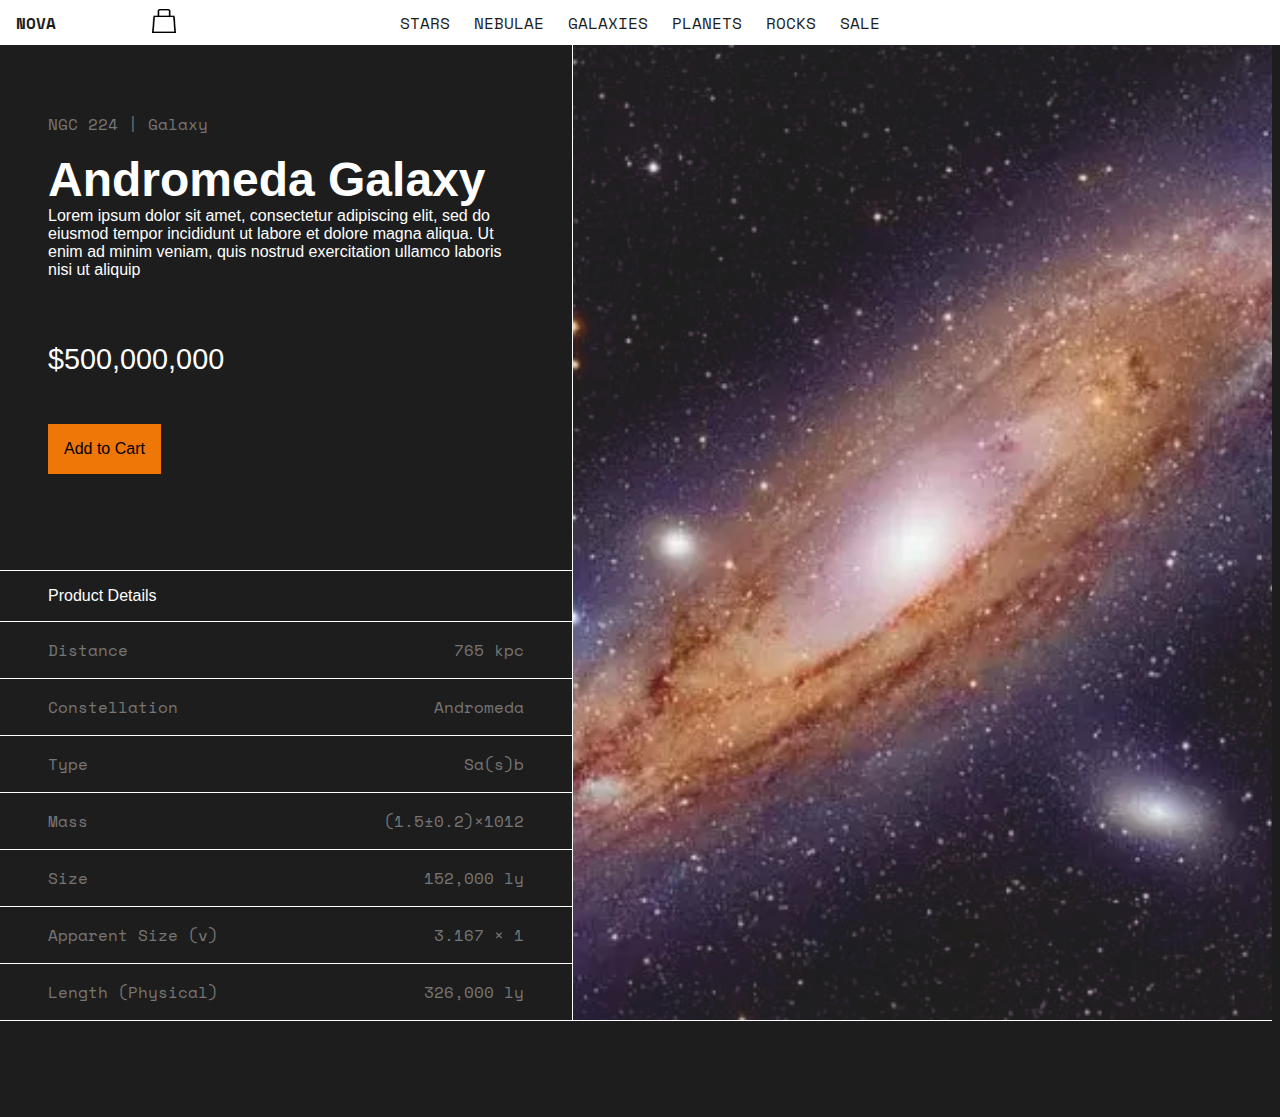
<file: andromeda.html>
<!DOCTYPE html>
<html>

<head>
    <meta charset="utf-8">
    <meta name="viewport" content="width=device-width, initial-scale=1.0">
    <title>Nova Star Shop</title>
    <link href = "main.css" rel="stylesheet">
    <link rel="preconnect" href="https://fonts.googleapis.com">
    <link rel="preconnect" href="https://fonts.gstatic.com" crossorigin>
    <link href="https://fonts.googleapis.com/css2?family=Space+Mono:ital,wght@0,400;0,700;1,400;1,700&display=swap" rel="stylesheet">
</head>

<body>
    <header>

        <div class="website-nav">

            <h1><a href="index.html">Nova</a></h1>

            <div class = "menu">
            <h4><a href="galaxies.html">Stars</a></h4>
            <h4><a href ="nebulae.html">Nebulae</a></h4>
            <h4><a href ="galaxies.html">Galaxies</a></h4>
            <h4><a href ="planets.html">Planets</a></h4>
            <h4><a href ="rocks.html">Rocks</a></h4>
            <h4><a href ="sale.html">Sale</a></h4>
            </div>

            <a href="cart.html"><img src="icons/cart-icon.png" alt="Cart Icon" width="24" height="24"></a>

        </div>
    </header>

    <section>

        <div class="product-info">
        <div class="text-container">

            <div class="product-description">
                <h3>NGC 224 | Galaxy</h3>
                <h7>Andromeda Galaxy</h7>
                <p>Lorem ipsum dolor sit amet, consectetur adipiscing elit, sed do  eiusmod tempor incididunt ut labore et dolore magna aliqua. Ut enim ad  minim veniam, quis nostrud exercitation ullamco laboris nisi ut aliquip</p>
            </div>

            <div class="product-price">
                <h5>$500,000,000</h5>
                <a class="cart-button" href="#">Add to Cart</a>
            </div>

            <div class="product-details">
                <p>Product Details</p>
                
                <div class="border"></div>
                <div class="detail">
                    <h3>Distance</h3>
                    <h3>765 kpc</h3>
                </div>

                <div class="border"></div>
                <div class="detail">
                    <h3>Constellation</h3>
                    <h3>Andromeda</h3>
                </div>

                <div class="border"></div>
                <div class="detail">
                    <h3>Type</h3>
                    <h3>Sa(s)b</h3>
                </div>

                <div class="border"></div>
                <div class="detail">
                    <h3>Mass</h3>
                    <h3>(1.5±0.2)×1012</h3>
                </div>

                <div class="border"></div>
                <div class="detail">
                    <h3>Size</h3>
                    <h3>152,000 ly</h3>
                </div>

                <div class="border"></div>
                <div class="detail">
                    <h3>Apparent Size (v)</h3>
                    <h3>3.167 × 1</h3>
                </div>

                <div class="border"></div>
                <div class="detail">
                    <h3>Length (Physical)</h3>
                    <h3>326,000 ly</h3>
                </div>
            </div>

        </div>

        <div class="image-container">
            <img src="img/Andromeda.png" alt-="Andromeda Galaxy">
        </div>
        </div>


    </section>
    

</body>
</html>
</file>
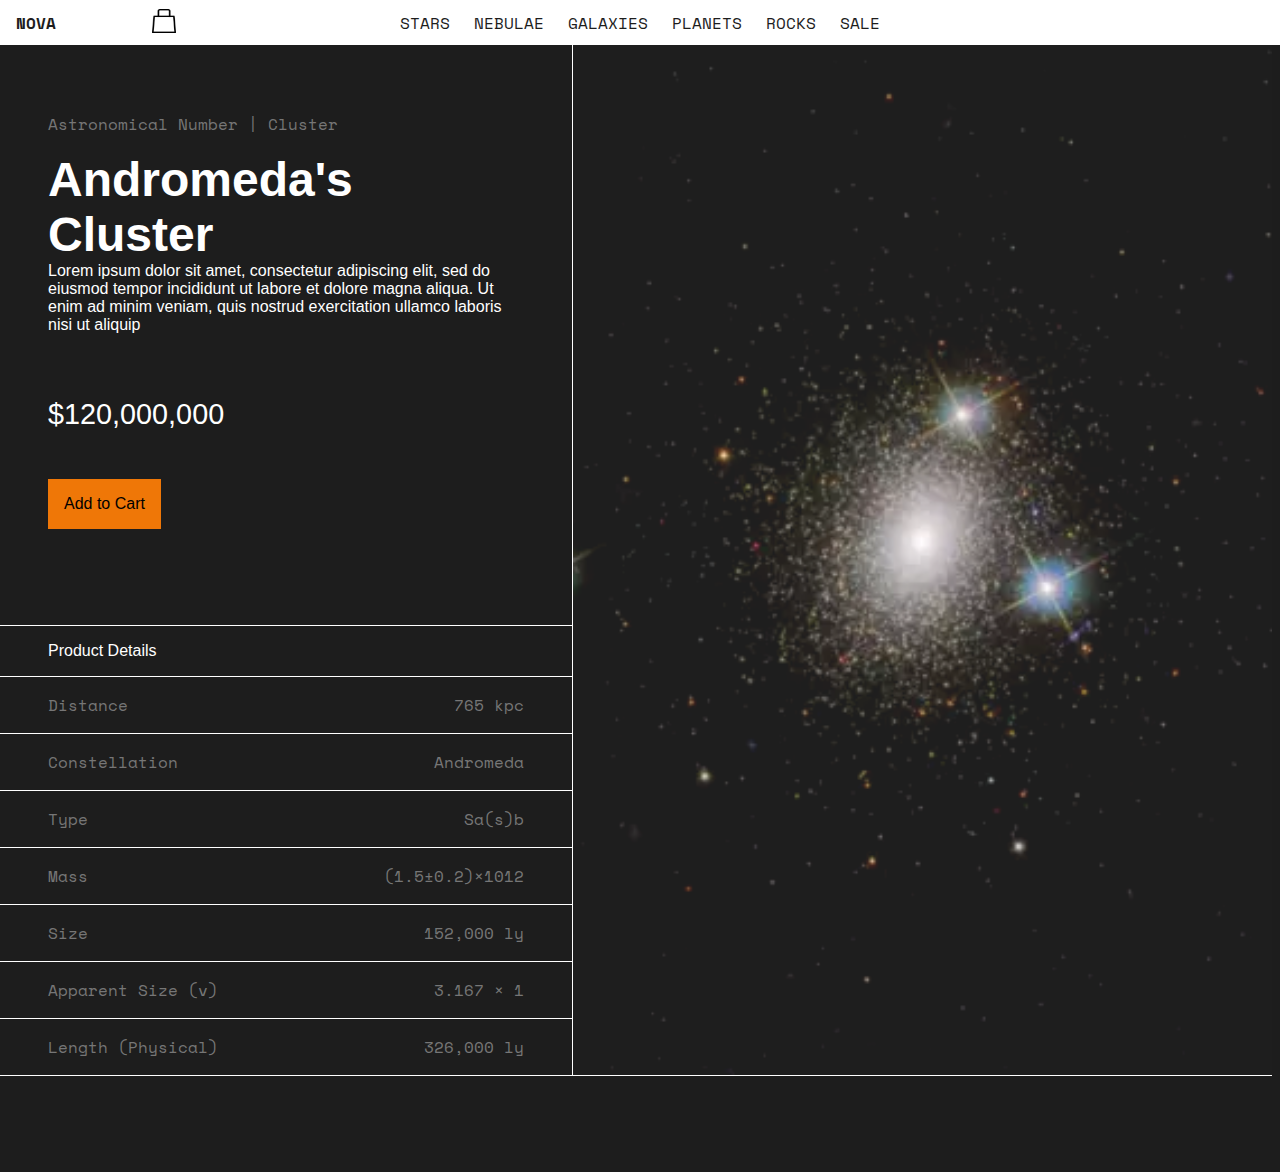
<file: andromedas-cluster.html>
<!DOCTYPE html>
<html>

<head>
    <meta charset="utf-8">
    <meta name="viewport" content="width=device-width, initial-scale=1.0">
    <title>Nova Star Shop</title>
    <link href = "main.css" rel="stylesheet">
    <link rel="preconnect" href="https://fonts.googleapis.com">
    <link rel="preconnect" href="https://fonts.gstatic.com" crossorigin>
    <link href="https://fonts.googleapis.com/css2?family=Space+Mono:ital,wght@0,400;0,700;1,400;1,700&display=swap" rel="stylesheet">
</head>

<body>
    <header>

        <div class="website-nav">

            <h1><a href="index.html">Nova</a></h1>

            <div class = "menu">
            <h4><a href="galaxies.html">Stars</a></h4>
            <h4><a href ="nebulae.html">Nebulae</a></h4>
            <h4><a href ="galaxies.html">Galaxies</a></h4>
            <h4><a href ="planets.html">Planets</a></h4>
            <h4><a href ="rocks.html">Rocks</a></h4>
            <h4><a href ="sale.html">Sale</a></h4>
            </div>
           
            <a href="cart.html"><img src="icons/cart-icon.png" alt="Cart Icon" width="24" height="24"></a>

        </div>
    </header>

    <section>

        <div class="product-info">
        <div class="text-container">

            <div class="product-description">
                <h3>Astronomical Number | Cluster</h3>
                <h7>Andromeda's Cluster</h7>
                <p>Lorem ipsum dolor sit amet, consectetur adipiscing elit, sed do  eiusmod tempor incididunt ut labore et dolore magna aliqua. Ut enim ad  minim veniam, quis nostrud exercitation ullamco laboris nisi ut aliquip</p>
            </div>

            <div class="product-price">
                <h5>$120,000,000</h5>
                <a class="cart-button" href="#">Add to Cart</a>
            </div>

            <div class="product-details">
                <p>Product Details</p>
                
                <div class="border"></div>
                <div class="detail">
                    <h3>Distance</h3>
                    <h3>765 kpc</h3>
                </div>

                <div class="border"></div>
                <div class="detail">
                    <h3>Constellation</h3>
                    <h3>Andromeda</h3>
                </div>

                <div class="border"></div>
                <div class="detail">
                    <h3>Type</h3>
                    <h3>Sa(s)b</h3>
                </div>

                <div class="border"></div>
                <div class="detail">
                    <h3>Mass</h3>
                    <h3>(1.5±0.2)×1012</h3>
                </div>

                <div class="border"></div>
                <div class="detail">
                    <h3>Size</h3>
                    <h3>152,000 ly</h3>
                </div>

                <div class="border"></div>
                <div class="detail">
                    <h3>Apparent Size (v)</h3>
                    <h3>3.167 × 1</h3>
                </div>

                <div class="border"></div>
                <div class="detail">
                    <h3>Length (Physical)</h3>
                    <h3>326,000 ly</h3>
                </div>
            </div>

        </div>

        <div class="image-container">
            <img src="img/andromedas_cluster.png" alt-="Andromeda's Cluster Galaxy">
        </div>
        </div>


    </section>
    

</body>
</html>
</file>
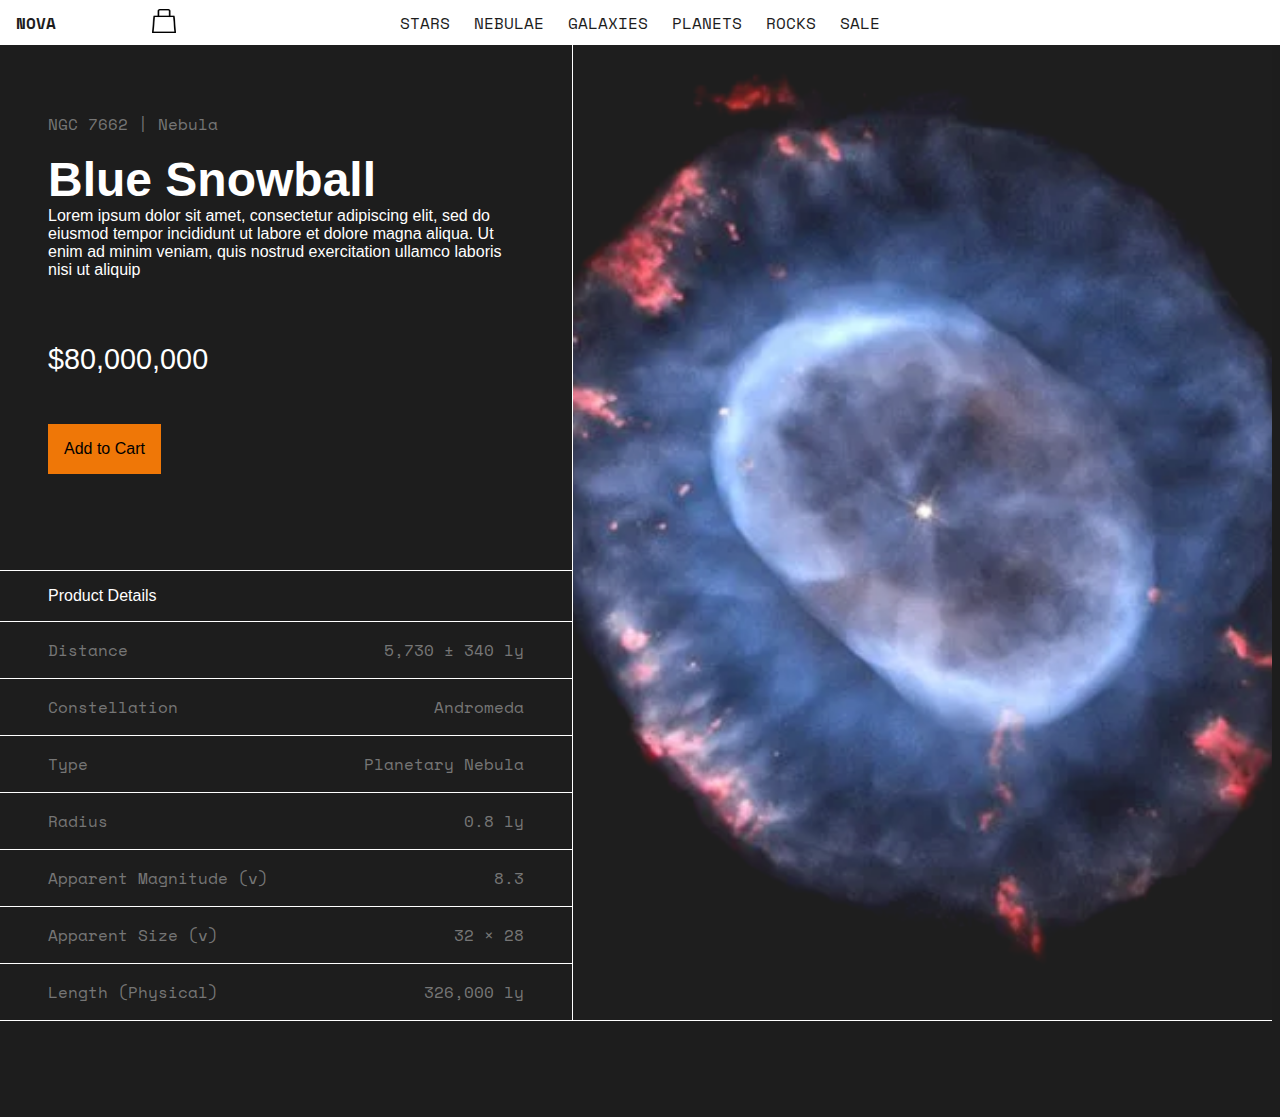
<file: blue-snowball.html>
<!DOCTYPE html>
<html>

<head>
    <meta charset="utf-8">
    <meta name="viewport" content="width=device-width, initial-scale=1.0">
    <title>Nova Star Shop</title>
    <link href = "main.css" rel="stylesheet">
    <link rel="preconnect" href="https://fonts.googleapis.com">
    <link rel="preconnect" href="https://fonts.gstatic.com" crossorigin>
    <link href="https://fonts.googleapis.com/css2?family=Space+Mono:ital,wght@0,400;0,700;1,400;1,700&display=swap" rel="stylesheet">
</head>

<body>
    <header>

        <div class="website-nav">

            <h1><a href="index.html">Nova</a></h1>

            <div class = "menu">
            <h4><a href="galaxies.html">Stars</a></h4>
            <h4><a href ="nebulae.html">Nebulae</a></h4>
            <h4><a href ="galaxies.html">Galaxies</a></h4>
            <h4><a href ="planets.html">Planets</a></h4>
            <h4><a href ="rocks.html">Rocks</a></h4>
            <h4><a href ="sale.html">Sale</a></h4>
            </div>

             <a href="cart.html"><img src="icons/cart-icon.png" alt="Cart Icon" width="24" height="24"></a>

        </div>
    </header>

    <section>

        <div class="product-info">
        <div class="text-container">

            <div class="product-description">
                <h3>NGC 7662 | Nebula</h3>
                <h7>Blue Snowball</h7>
                <p>Lorem ipsum dolor sit amet, consectetur adipiscing elit, sed do  eiusmod tempor incididunt ut labore et dolore magna aliqua. Ut enim ad  minim veniam, quis nostrud exercitation ullamco laboris nisi ut aliquip</p>
            </div>

            <div class="product-price">
                <h5>$80,000,000</h5>
                <a class="cart-button" href="#">Add to Cart</a>
            </div>

            <div class="product-details">
                <p>Product Details</p>
                
                <div class="border"></div>
                <div class="detail">
                    <h3>Distance</h3>
                    <h3>5,730 ± 340 ly</h3>
                </div>

                <div class="border"></div>
                <div class="detail">
                    <h3>Constellation</h3>
                    <h3>Andromeda</h3>
                </div>

                <div class="border"></div>
                <div class="detail">
                    <h3>Type</h3>
                    <h3>Planetary Nebula</h3>
                </div>

                <div class="border"></div>
                <div class="detail">
                    <h3>Radius</h3>
                    <h3>0.8 ly</h3>
                </div>

                <div class="border"></div>
                <div class="detail">
                    <h3>Apparent Magnitude (v)</h3>
                    <h3>8.3</h3>
                </div>

                <div class="border"></div>
                <div class="detail">
                    <h3>Apparent Size (v)</h3>
                    <h3>32 × 28</h3>
                </div>

                <div class="border"></div>
                <div class="detail">
                    <h3>Length (Physical)</h3>
                    <h3>326,000 ly</h3>
                </div>
            </div>

        </div>

        <div class="image-container">
            <img src="img/blue_snowball.png" alt-="Blue Snowball Nebula">
        </div>
        </div>


    </section>
    

</body>
</html>
</file>
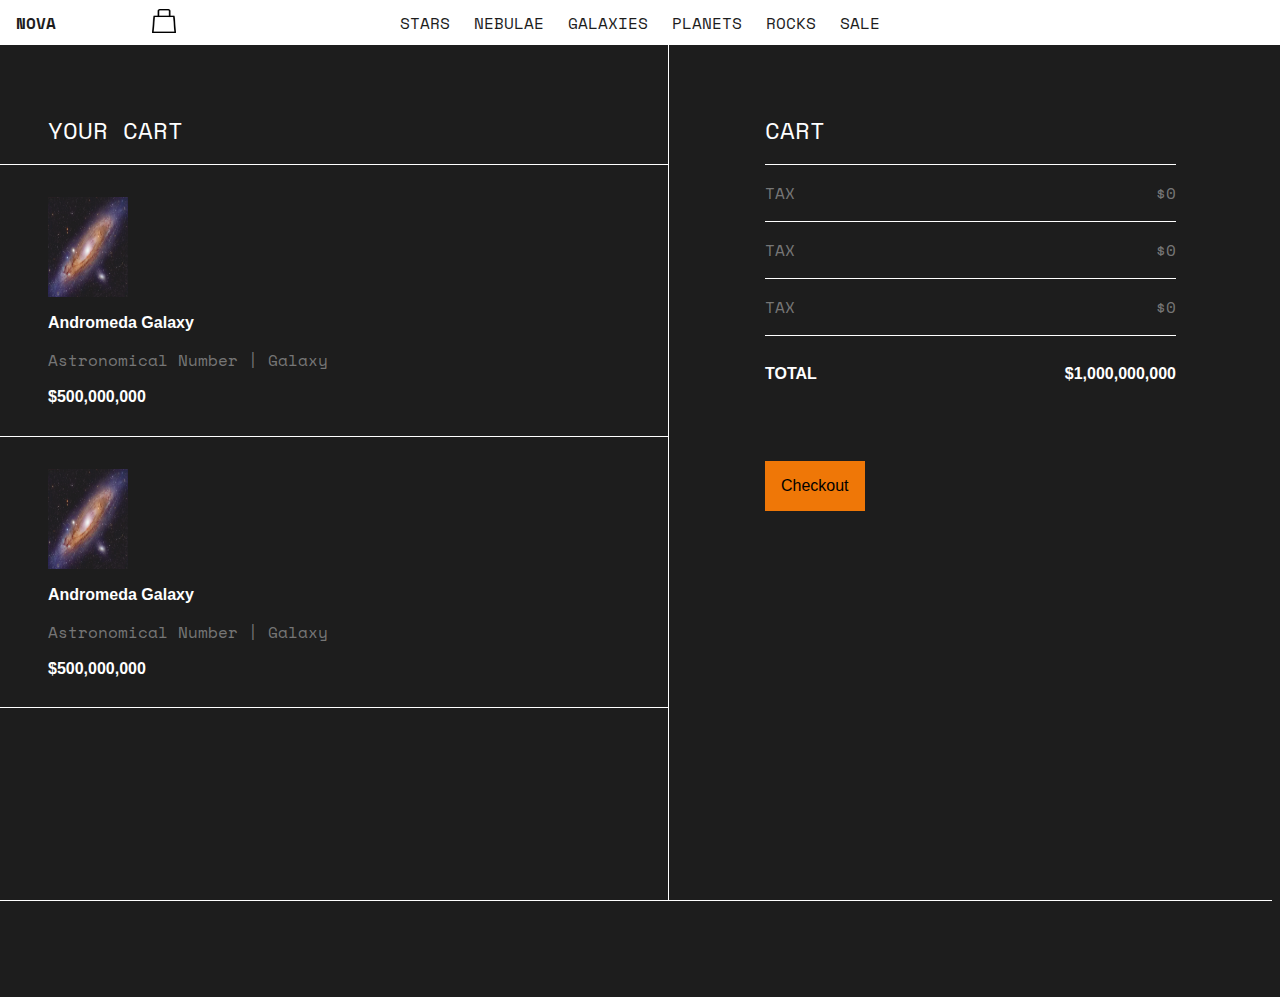
<file: cart.html>
<!DOCTYPE html>
<html>

<head>
    <meta charset="utf-8">
    <meta name="viewport" content="width=device-width, initial-scale=1.0">
    <title>Nova Star Shop</title>
    <link href = "main.css" rel="stylesheet">
    <link rel="preconnect" href="https://fonts.googleapis.com">
    <link rel="preconnect" href="https://fonts.gstatic.com" crossorigin>
    <link href="https://fonts.googleapis.com/css2?family=Space+Mono:ital,wght@0,400;0,700;1,400;1,700&display=swap" rel="stylesheet">
</head>

<body>
    <header>

        <div class="website-nav">

            <h1><a href="index.html">Nova</a></h1>

            <div class = "menu">
            <h4><a href="stars.html">Stars</a></h4>
            <h4><a href ="nebulae.html">Nebulae</a></h4>
            <h4><a href ="galaxies.html">Galaxies</a></h4>
            <h4><a href ="planets.html">Planets</a></h4>
            <h4><a href ="rocks.html">Rocks</a></h4>
            <h4><a href ="sale.html">Sale</a></h4>
            </div>

            <a href="cart.html"><img src="icons/cart-icon.png" alt="Cart Icon" width="24" height="24"></a>

        </div>
    </header>

    <section>

        <div class="cart-info">

        <div class="cart-listing">                
            <h4 class="listing-header">Your Cart</h4>
            <div>
                <div class="border"></div> 

                <div class="cart-item">
                    <img src="img/Andromeda.png" alt="Andromeda" width="80" height="100">
                    <h2>Andromeda Galaxy</h2>
                    <h3>Astronomical Number | Galaxy</h3>
                    <h2>$500,000,000</h2>
                </div>
                <div class="border"></div>

                <div class="cart-item">
                    <img src="img/Andromeda.png" alt="Andromeda" width="80" height="100">
                    <h2>Andromeda Galaxy</h2>
                    <h3>Astronomical Number | Galaxy</h3>
                    <h2>$500,000,000</h2>
                </div>
                <div class="border"></div> 
            </div>
        </div> 
        
        
        <div class="cart-overview">                
            <h4 class="listing-header">Cart</h4>
            <div>
                <div class="border"></div> 
                <div class="cart-detail">
                   <h3>TAX</h3>
                   <h3>$0</h3>
                </div>

                <div class="border"></div> 
                <div class="cart-detail">
                   <h3>TAX</h3>
                   <h3>$0</h3>
                </div>

                <div class="border"></div> 
                <div class="cart-detail">
                   <h3>TAX</h3>
                   <h3>$0</h3>
                </div>

                <div class="border"></div> 
                <div class="cart-detail">
                   <h2>TOTAL</h2>
                   <h2>$1,000,000,000</h2>
                </div>

                <div>
                    <a class="cart-button" href="checkout.html">Checkout</a>
                </div>
            </div>
        </div>
        
        </div>       
       
    </section>
 
</body>
</html>
</file>
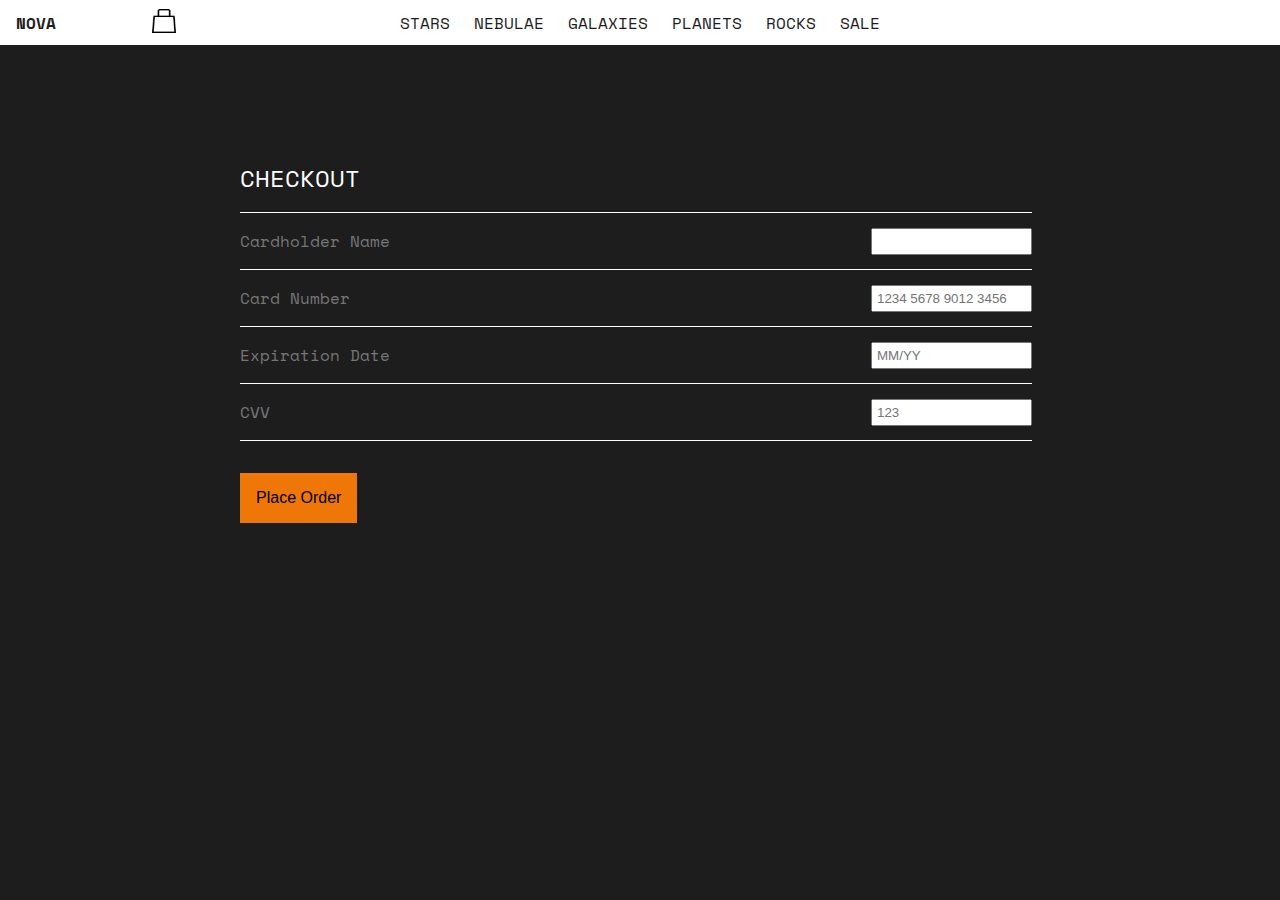
<file: checkout.html>
<!DOCTYPE html>
<html>

<head>
    <meta charset="utf-8">
    <meta name="viewport" content="width=device-width, initial-scale=1.0">
    <title>Nova Star Shop</title>
    <link href = "main.css" rel="stylesheet">
    <link rel="preconnect" href="https://fonts.googleapis.com">
    <link rel="preconnect" href="https://fonts.gstatic.com" crossorigin>
    <link href="https://fonts.googleapis.com/css2?family=Space+Mono:ital,wght@0,400;0,700;1,400;1,700&display=swap" rel="stylesheet">
</head>

<body>
    <header>

        <div class="website-nav">

            <h1><a href="index.html">Nova</a></h1>

            <div class = "menu">
            <h4><a href="stars.html">Stars</a></h4>
            <h4><a href ="nebulae.html">Nebulae</a></h4>
            <h4><a href ="galaxies.html">Galaxies</a></h4>
            <h4><a href ="planets.html">Planets</a></h4>
            <h4><a href ="rocks.html">Rocks</a></h4>
            <h4><a href ="sale.html">Sale</a></h4>
            </div>
            
            <a href="cart.html"><img src="icons/cart-icon.png" alt="Cart Icon" width="24" height="24"></a>

        </div>
    </header>

    <section>

        <div class="cart-contents">

            <h4>Checkout</h4>

            <div class="border"></div>

            <div class="card-detail">
                <h3>Cardholder Name</h3>
                <input type="name">
            </div>

            <div class="border"></div>
            
            <div class="card-detail">
                <h3>Card Number</h3>
                <input type="card-number" placeholder="1234 5678 9012 3456">
            </div>

            <div class="border"></div>

            <div class="card-detail">
                <h3>Expiration Date</h3>
                <input type="expiration-date" placeholder="MM/YY">
            </div>

            <div class="border"></div>
            
            <div class="card-detail">
                <h3>CVV</h3>
                <input type="CVV" placeholder="123">
            </div>

            <div class="border"></div>

            <a class="cart-button" href="#">Place Order</a>

        </div>

    </section>
    
    
    <!--
    <footer class="footer">
        <h6>© All Rights Reserved</h6>
    </footer>
    -->


</body>
</html>
</file>
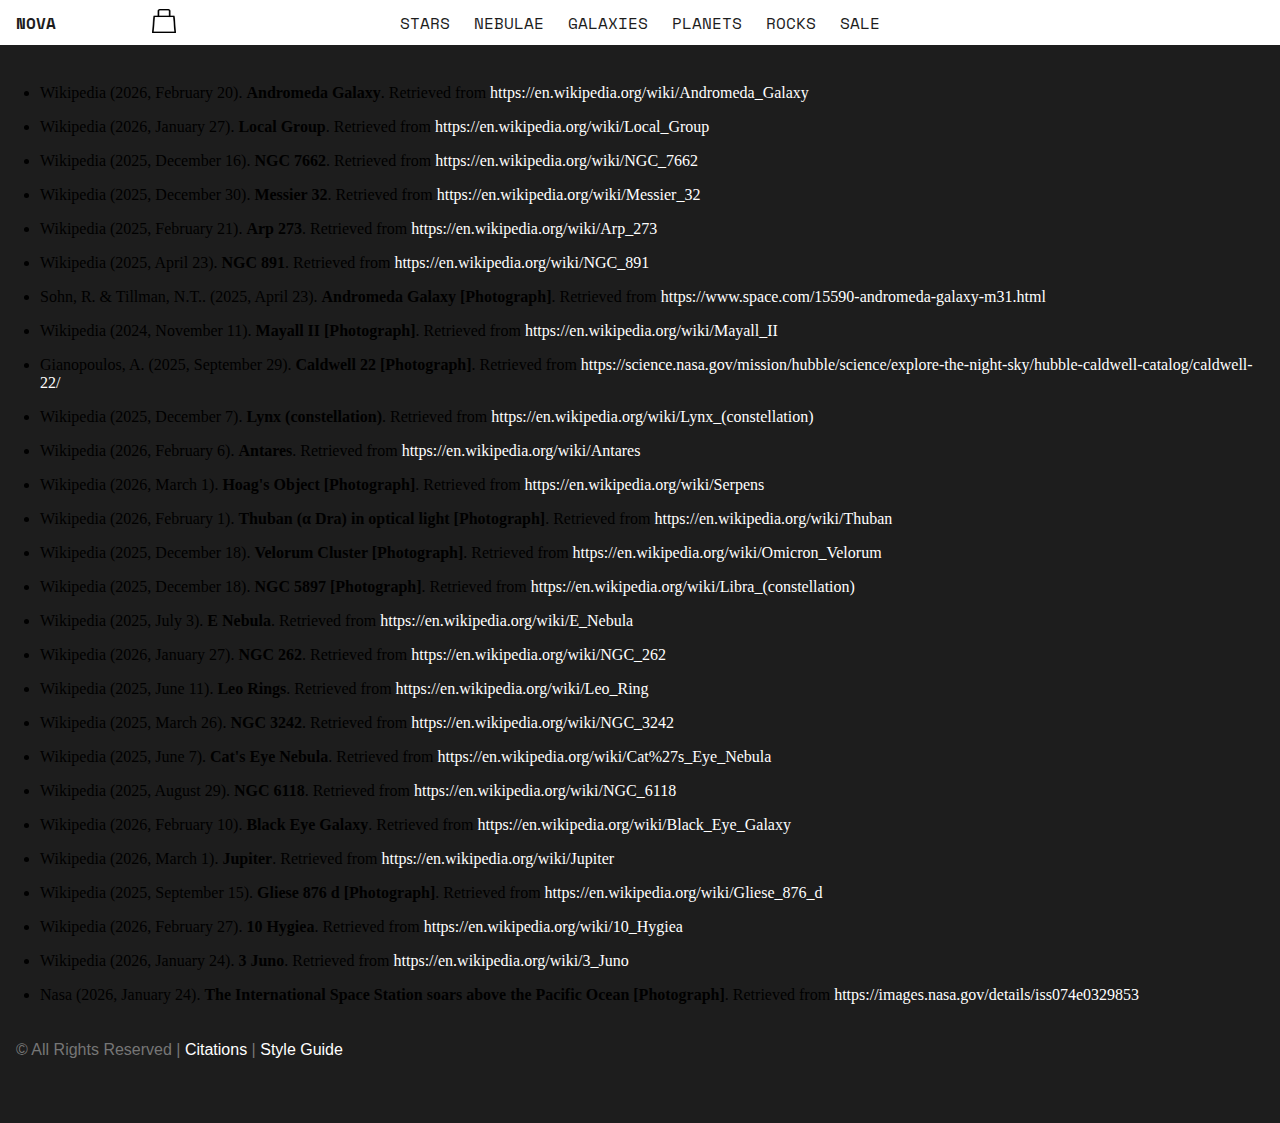
<file: citations.html>
<!DOCTYPE html>
<html lang="en">

<head>
    <meta charset="utf-8">
    <meta name="viewport" content="width=device-width, initial-scale=1.0">
    <title>Nova Star Shop</title>
    <link href = "main.css" rel="stylesheet">
    <link rel="preconnect" href="https://fonts.googleapis.com">
    <link rel="preconnect" href="https://fonts.gstatic.com" crossorigin>
    <link href="https://fonts.googleapis.com/css2?family=Space+Mono:ital,wght@0,400;0,700;1,400;1,700&display=swap" rel="stylesheet">
</head>

<body>
    <header>

        <div class="website-nav">

            <h1><a href="index.html">Nova</a></h1>

            <div class = "menu">
            <h4><a href="stars.html">Stars</a></h4>
            <h4><a href ="nebulae.html">Nebulae</a></h4>
            <h4><a href ="galaxies.html">Galaxies</a></h4>
            <h4><a href ="planets.html">Planets</a></h4>
            <h4><a href ="rocks.html">Rocks</a></h4>
            <h4><a href ="sale.html">Sale</a></h4>
            </div>
            
            <a href="cart.html"><img src="icons/cart-icon.png" alt="Cart Icon" width="24" height="24"></a>

        </div>
    </header>

    <section class="citations">
        <div>
            <h4 class="listing-header">Citations</h4>

            <ul>
                <li>Wikipedia (2026, February 20). <strong>Andromeda Galaxy</strong>. Retrieved from <a href="https://en.wikipedia.org/wiki/Andromeda_Galaxy">https://en.wikipedia.org/wiki/Andromeda_Galaxy</a></li>
            </ul>
            <ul>
                <li>Wikipedia (2026, January 27). <strong>Local Group</strong>. Retrieved from <a href="https://en.wikipedia.org/wiki/Local_Group">https://en.wikipedia.org/wiki/Local_Group</a></li>
            </ul>
            <ul>
                <li>Wikipedia (2025, December 16). <strong>NGC 7662</strong>. Retrieved from <a href="https://en.wikipedia.org/wiki/NGC_7662">https://en.wikipedia.org/wiki/NGC_7662</a></li>
            </ul>
            <ul>
                <li>Wikipedia (2025, December 30). <strong>Messier 32</strong>. Retrieved from <a href="https://en.wikipedia.org/wiki/Messier_32">https://en.wikipedia.org/wiki/Messier_32</a></li>
            </ul>
            <ul>
                <li>Wikipedia (2025, February 21). <strong>Arp 273</strong>. Retrieved from <a href="https://en.wikipedia.org/wiki/Arp_273">https://en.wikipedia.org/wiki/Arp_273</a></li>
            </ul>
            <ul>
                <li>Wikipedia (2025, April 23). <strong>NGC 891</strong>. Retrieved from <a href="https://en.wikipedia.org/wiki/NGC_891">https://en.wikipedia.org/wiki/NGC_891</a></li>
            </ul>
            <ul>
                <li>Sohn, R. & Tillman, N.T.. (2025, April 23). <strong>Andromeda Galaxy [Photograph]</strong>. Retrieved from <a href="https://www.space.com/15590-andromeda-galaxy-m31.html">https://www.space.com/15590-andromeda-galaxy-m31.html</a></li>
            </ul>
            <ul>
                <li>Wikipedia (2024, November 11). <strong>Mayall II [Photograph]</strong>. Retrieved from <a href="https://en.wikipedia.org/wiki/Mayall_II">https://en.wikipedia.org/wiki/Mayall_II</a></li>
            </ul>
            <ul>
                <li>Gianopoulos, A. (2025, September 29). <strong>Caldwell 22 [Photograph]</strong>. Retrieved from <a href="https://science.nasa.gov/mission/hubble/science/explore-the-night-sky/hubble-caldwell-catalog/caldwell-22/">https://science.nasa.gov/mission/hubble/science/explore-the-night-sky/hubble-caldwell-catalog/caldwell-22/</a></li>
            </ul>
            <ul>
                <li>Wikipedia (2025, December 7). <strong>Lynx (constellation)</strong>. Retrieved from <a href="https://en.wikipedia.org/wiki/Lynx_(constellation)">https://en.wikipedia.org/wiki/Lynx_(constellation)</a></li>
            </ul>
            <ul>
                <li>Wikipedia (2026, February 6). <strong>Antares</strong>. Retrieved from <a href="https://en.wikipedia.org/wiki/Antares">https://en.wikipedia.org/wiki/Antares</a></li>
            </ul>
            <ul>
                <li>Wikipedia (2026, March 1). <strong>Hoag's Object [Photograph]</strong>. Retrieved from <a href="https://en.wikipedia.org/wiki/Serpens">https://en.wikipedia.org/wiki/Serpens</a></li>
            </ul>
            <ul>
                <li>Wikipedia (2026, February 1). <strong>Thuban (α Dra) in optical light [Photograph]</strong>. Retrieved from <a href="https://en.wikipedia.org/wiki/Thuban">https://en.wikipedia.org/wiki/Thuban</a></li>
            </ul>
            <ul>
                <li>Wikipedia (2025, December 18). <strong>Velorum Cluster [Photograph]</strong>. Retrieved from <a href="https://en.wikipedia.org/wiki/Omicron_Velorum">https://en.wikipedia.org/wiki/Omicron_Velorum</a></li>
            </ul>
            <ul>
                <li>Wikipedia (2025, December 18). <strong>NGC 5897 [Photograph]</strong>. Retrieved from <a href="https://en.wikipedia.org/wiki/Libra_(constellation)">https://en.wikipedia.org/wiki/Libra_(constellation)</a></li>
            </ul>
            <ul>
                <li>Wikipedia (2025, July 3). <strong>E Nebula</strong>. Retrieved from <a href="https://en.wikipedia.org/wiki/E_Nebula">https://en.wikipedia.org/wiki/E_Nebula</a></li>
            </ul>
            <ul>
                <li>Wikipedia (2026, January 27). <strong>NGC 262</strong>. Retrieved from <a href="https://en.wikipedia.org/wiki/NGC_262">https://en.wikipedia.org/wiki/NGC_262</a></li>
            </ul>
            <ul>
                <li>Wikipedia (2025, June 11). <strong>Leo Rings</strong>. Retrieved from <a href="https://en.wikipedia.org/wiki/Leo_Ring">https://en.wikipedia.org/wiki/Leo_Ring</a></li>
            </ul>
            <ul>
                <li>Wikipedia (2025, March 26). <strong>NGC 3242</strong>. Retrieved from <a href="https://en.wikipedia.org/wiki/NGC_3242">https://en.wikipedia.org/wiki/NGC_3242</a></li>
            </ul>
            <ul>
                <li>Wikipedia (2025, June 7). <strong>Cat's Eye Nebula</strong>. Retrieved from <a href="https://en.wikipedia.org/wiki/Cat%27s_Eye_Nebula">https://en.wikipedia.org/wiki/Cat%27s_Eye_Nebula</a></li>
            </ul>
            <ul>
                <li>Wikipedia (2025, August 29). <strong>NGC 6118</strong>. Retrieved from <a href="https://en.wikipedia.org/wiki/NGC_6118">https://en.wikipedia.org/wiki/NGC_6118</a></li>
            </ul>
            <ul>
                <li>Wikipedia (2026, February 10). <strong>Black Eye Galaxy</strong>. Retrieved from <a href="https://en.wikipedia.org/wiki/Black_Eye_Galaxy">https://en.wikipedia.org/wiki/Black_Eye_Galaxy</a></li>
            </ul>
            <ul>
                <li>Wikipedia (2026, March 1). <strong>Jupiter</strong>. Retrieved from <a href="https://en.wikipedia.org/wiki/Jupiter">https://en.wikipedia.org/wiki/Jupiter</a></li>
            </ul>
            <ul>
                <li>Wikipedia (2025, September 15). <strong>Gliese 876 d [Photograph]</strong>. Retrieved from <a href="https://en.wikipedia.org/wiki/Gliese_876_d">https://en.wikipedia.org/wiki/Gliese_876_d</a></li>
            </ul>
            <ul>
                <li>Wikipedia (2026, February 27). <strong>10 Hygiea</strong>. Retrieved from <a href="https://en.wikipedia.org/wiki/10_Hygiea">https://en.wikipedia.org/wiki/10_Hygiea</a></li>
            </ul>
            <ul>
                <li>Wikipedia (2026, January 24). <strong>3 Juno</strong>. Retrieved from <a href="https://en.wikipedia.org/wiki/3_Juno">https://en.wikipedia.org/wiki/3_Juno</a></li>
            </ul>
            <ul>
                <li>Nasa (2026, January 24). <strong>The International Space Station soars above the Pacific Ocean [Photograph]</strong>. Retrieved from <a href="https://images.nasa.gov/details/iss074e0329853">https://images.nasa.gov/details/iss074e0329853</a></li>
            </ul>
        </div>
    </section>

     <footer class="footer">
        <h6>© All Rights Reserved | <a href="citations.html">Citations</a> | <a href="styleguide.html">Style Guide</a> </h6>
    </footer>

</body>
</html>
</file>
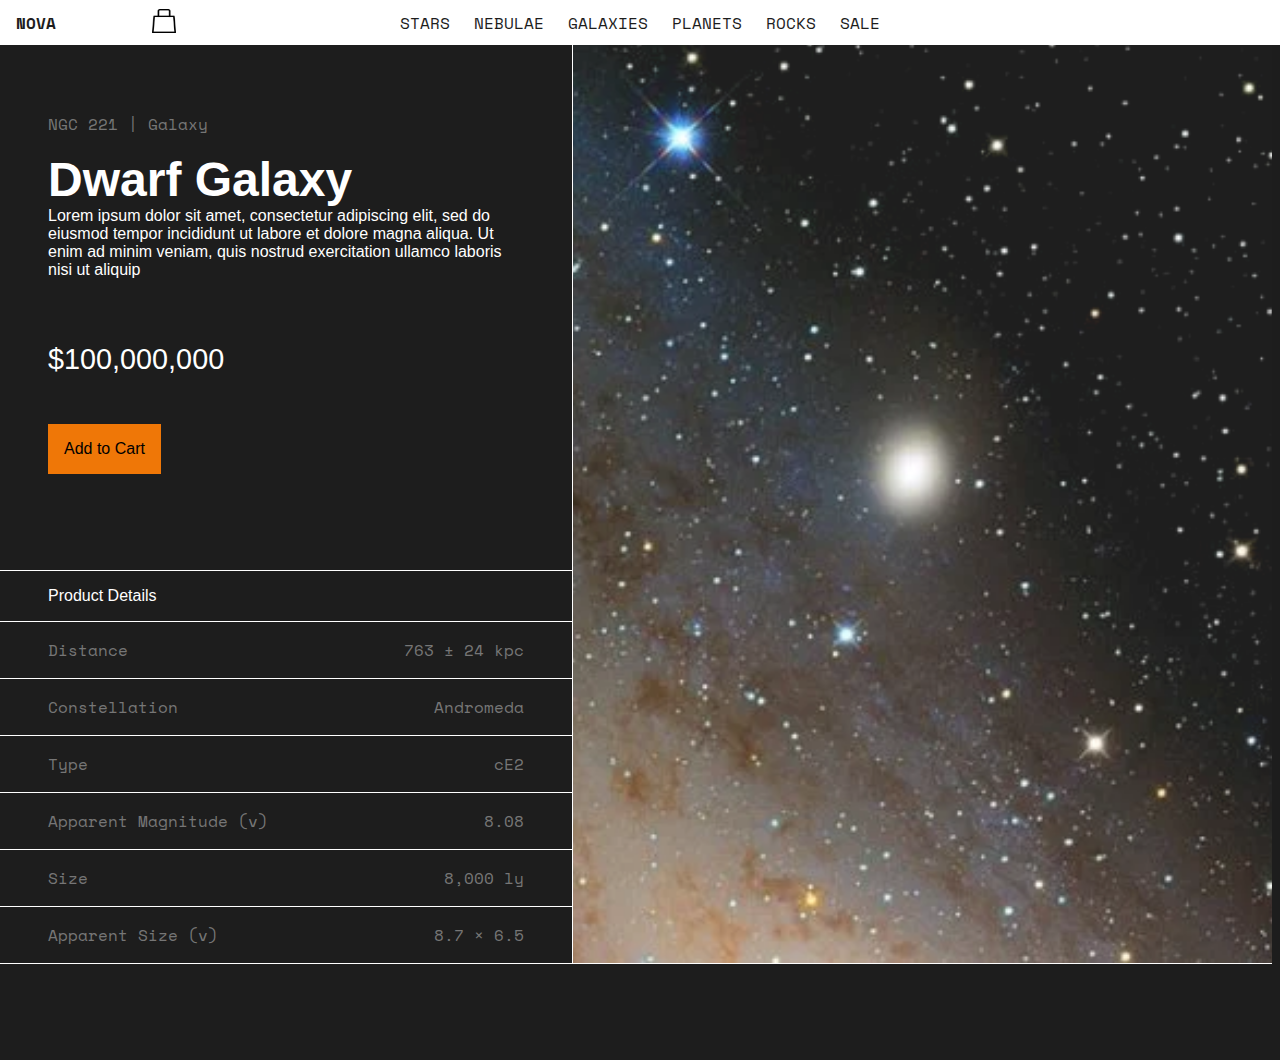
<file: dwarf-galaxy.html>
<!DOCTYPE html>
<html>

<head>
    <meta charset="utf-8">
    <meta name="viewport" content="width=device-width, initial-scale=1.0">
    <title>Nova Star Shop</title>
    <link href = "main.css" rel="stylesheet">
    <link rel="preconnect" href="https://fonts.googleapis.com">
    <link rel="preconnect" href="https://fonts.gstatic.com" crossorigin>
    <link href="https://fonts.googleapis.com/css2?family=Space+Mono:ital,wght@0,400;0,700;1,400;1,700&display=swap" rel="stylesheet">
</head>

<body>
    <header>

        <div class="website-nav">

            <h1><a href="index.html">Nova</a></h1>

            <div class = "menu">
            <h4><a href="galaxies.html">Stars</a></h4>
            <h4><a href ="nebulae.html">Nebulae</a></h4>
            <h4><a href ="galaxies.html">Galaxies</a></h4>
            <h4><a href ="planets.html">Planets</a></h4>
            <h4><a href ="rocks.html">Rocks</a></h4>
            <h4><a href ="sale.html">Sale</a></h4>
            </div>

            <a href="cart.html"><img src="icons/cart-icon.png" alt="Cart Icon" width="24" height="24"></a>

        </div>
    </header>

    <section>

        <div class="product-info">
        <div class="text-container">

            <div class="product-description">
                <h3>NGC 221 | Galaxy</h3>
                <h7>Dwarf Galaxy</h7>
                <p>Lorem ipsum dolor sit amet, consectetur adipiscing elit, sed do  eiusmod tempor incididunt ut labore et dolore magna aliqua. Ut enim ad  minim veniam, quis nostrud exercitation ullamco laboris nisi ut aliquip</p>
            </div>

            <div class="product-price">
                <h5>$100,000,000</h5>
                <a class="cart-button" href="#">Add to Cart</a>
            </div>

            <div class="product-details">
                <p>Product Details</p>
                
                <div class="border"></div>
                <div class="detail">
                    <h3>Distance</h3>
                    <h3>763 ± 24 kpc</h3>
                </div>

                <div class="border"></div>
                <div class="detail">
                    <h3>Constellation</h3>
                    <h3>Andromeda</h3>
                </div>

                <div class="border"></div>
                <div class="detail">
                    <h3>Type</h3>
                    <h3>cE2</h3>
                </div>

                <div class="border"></div>
                <div class="detail">
                    <h3>Apparent Magnitude (v)</h3>
                    <h3>8.08</h3>
                </div>

                <div class="border"></div>
                <div class="detail">
                    <h3>Size</h3>
                    <h3>8,000 ly</h3>
                </div>

                <div class="border"></div>
                <div class="detail">
                    <h3>Apparent Size (v)</h3>
                    <h3>8.7 × 6.5</h3>
                </div>
            </div>

        </div>

        <div class="image-container">
            <img src="img/dwarf_galaxy.png" alt-="Dwarf Galaxy">
        </div>
        </div>


    </section>
    

</body>
</html>
</file>
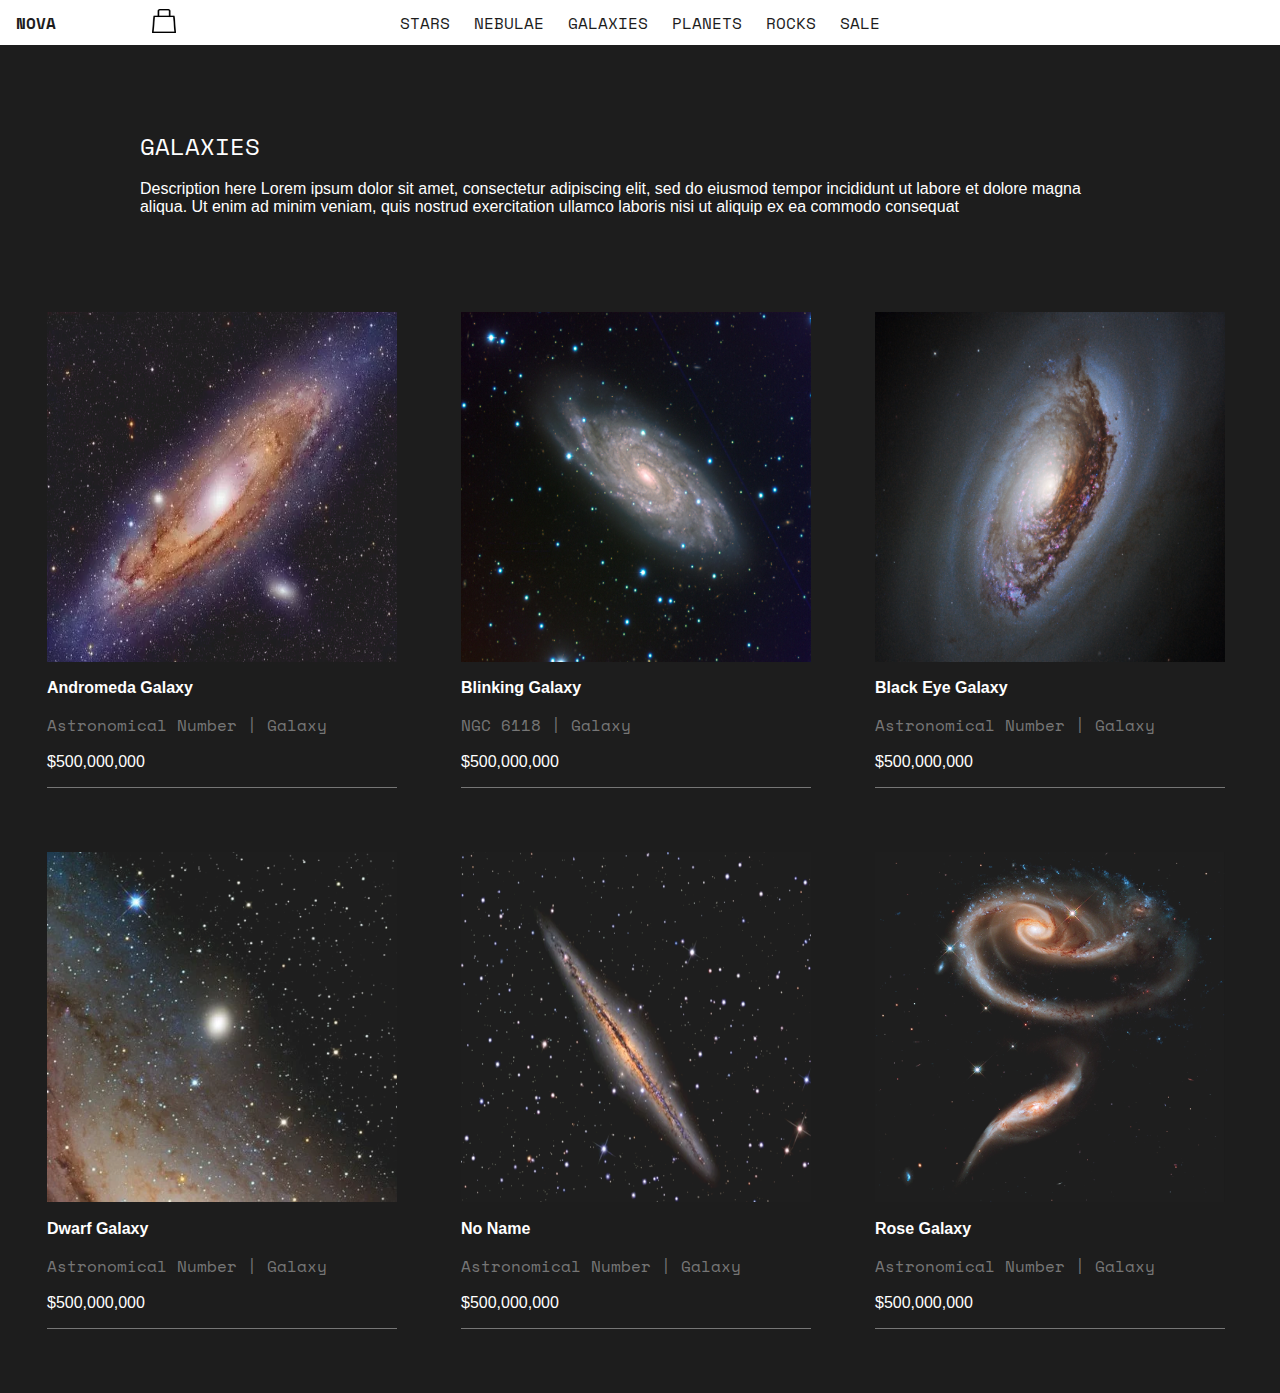
<file: galaxies.html>
<!DOCTYPE html>
<html>

<head>
    <meta charset="utf-8">
    <meta name="viewport" content="width=device-width, initial-scale=1.0">
    <title>Nova Star Shop</title>
    <link href = "main.css" rel="stylesheet">
    <link rel="preconnect" href="https://fonts.googleapis.com">
    <link rel="preconnect" href="https://fonts.gstatic.com" crossorigin>
    <link href="https://fonts.googleapis.com/css2?family=Space+Mono:ital,wght@0,400;0,700;1,400;1,700&display=swap" rel="stylesheet">
</head>

<body>
    <header>

        <div class="website-nav">


            <h1><a href="index.html">Nova</a></h1>
            
            <div class = "menu">
            <h4><a href="stars.html">Stars</a></h4>
            <h4><a href ="nebulae.html">Nebulae</a></h4>
            <h4><a href ="galaxies.html">Galaxies</a></h4>
            <h4><a href ="planets.html">Planets</a></h4>
            <h4><a href ="rocks.html">Rocks</a></h4>
            <h4><a href ="sale.html">Sale</a></h4>
            </div>

            <a href="cart.html"><img src="icons/cart-icon.png" alt="Cart Icon" width="24" height="24"></a>

        </div>
    </header>

        <section>

        <div class="products">

            <div class="listing-header">
            <h4>Galaxies</h4>
             <p> Description here Lorem ipsum dolor sit amet, consectetur adipiscing elit, sed do eiusmod tempor incididunt ut labore et dolore magna aliqua. Ut enim ad minim veniam, quis nostrud exercitation ullamco laboris nisi ut aliquip ex ea commodo consequat</p>
            </div>

            <div class=product-listing>
            <img src="img/Andromeda.png" alt="Andromeda Galaxy" width="350" height="350">
            <h2><a href="andromeda.html">Andromeda Galaxy</a></h2>
            <h3>Astronomical Number | Galaxy</h3>
            <p>$500,000,000</p>
            </div>

            <div class=product-listing>
            <img src="img/blinking_galaxy.jpg" alt="Blinking Galaxy" width="350" height="350">
            <h2>Blinking Galaxy</h2>
            <h3>NGC 6118 | Galaxy</h3>
            <p>$500,000,000</p>
            </div>

            <div class=product-listing>
            <img src="img/black_eye_galaxy.png" alt="Black Eye Galaxy" width="350" height="350">
            <h2>Black Eye Galaxy</h2>
            <h3>Astronomical Number | Galaxy</h3>
            <p>$500,000,000</p>
            </div>

            <div class=product-listing>
            <img src="img/dwarf_galaxy.png" alt="Dwarf Galaxy" width="350" height="350">
            <h2>Dwarf Galaxy</h2>
            <h3>Astronomical Number | Galaxy</h3>
            <p>$500,000,000</p>
            </div>

            <div class=product-listing>
            <img src="img/no_name.png" alt="No Name" width="350" height="350">
            <h2>No Name</h2>
            <h3>Astronomical Number | Galaxy</h3>
            <p>$500,000,000</p>
            </div>

            <div class=product-listing>
            <img src="img/rose_galaxy.png" alt="Rose Galaxy" width="350" height="350">
            <h2>Rose Galaxy</h2>
            <h3>Astronomical Number | Galaxy</h3>
            <p>$500,000,000</p>
            </div>

        </div>

    </section>


</body>
</html>
</file>
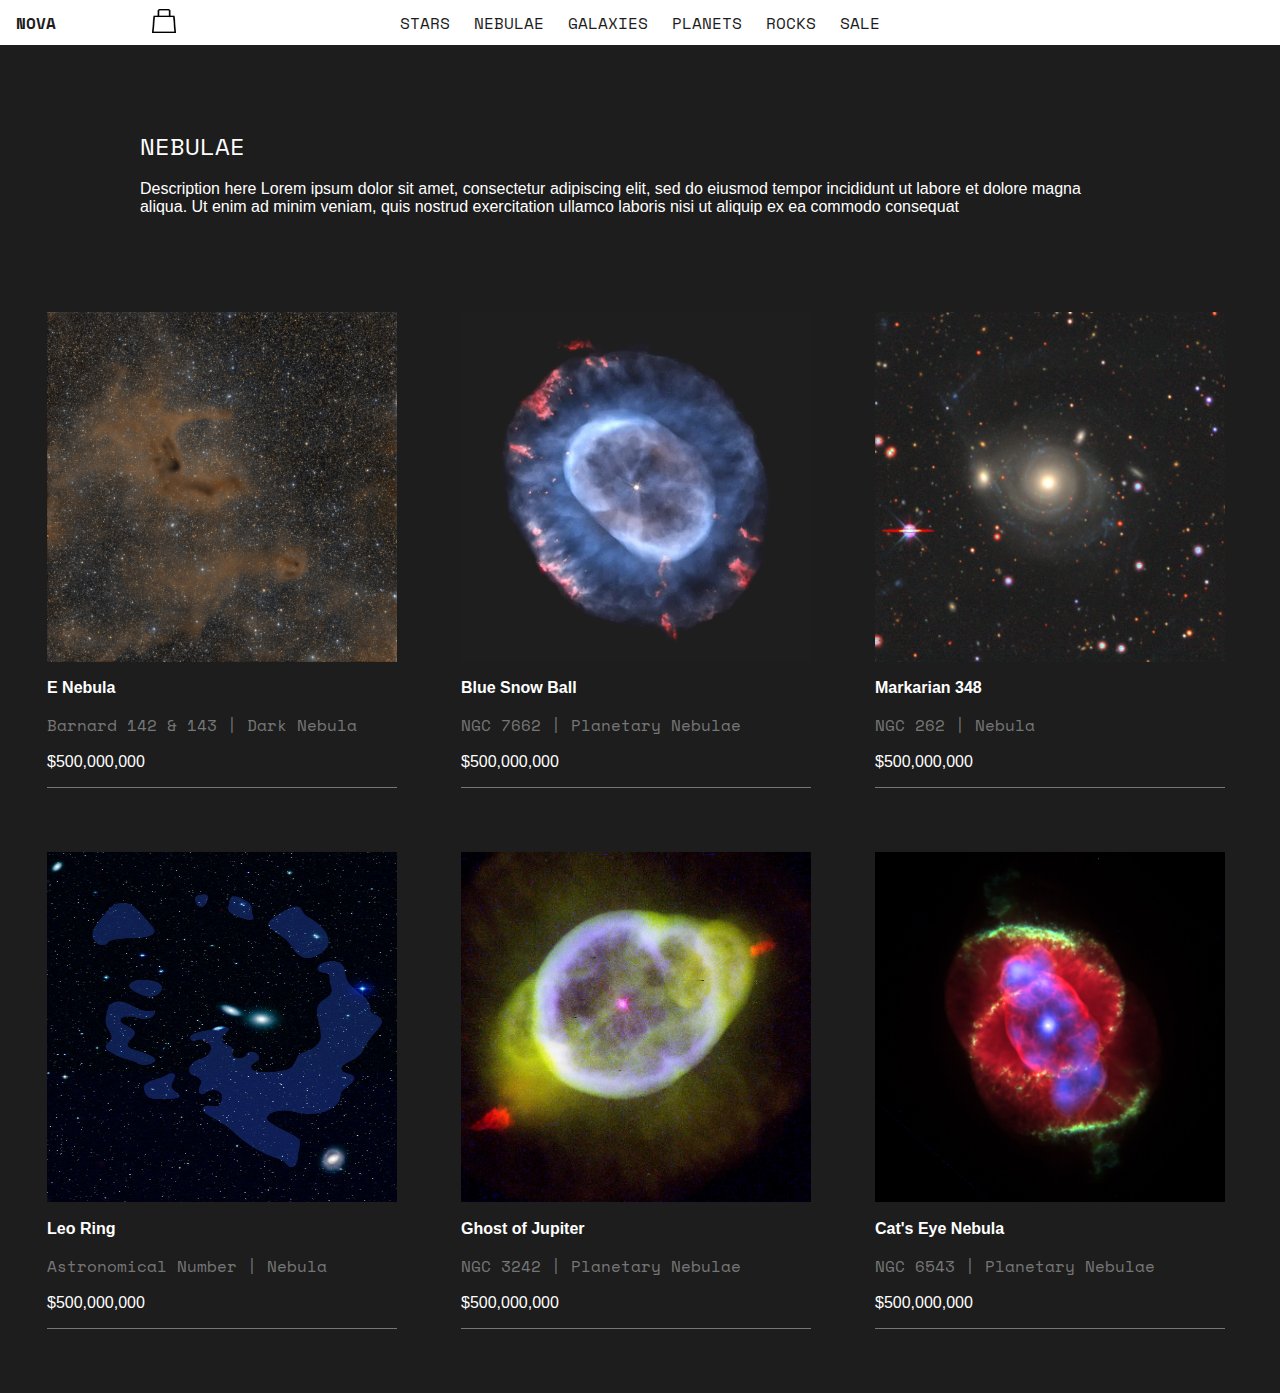
<file: nebulae.html>
<!DOCTYPE html>
<html>

<head>
    <meta charset="utf-8">
    <meta name="viewport" content="width=device-width, initial-scale=1.0">
    <title>Nova Star Shop</title>
    <link href = "main.css" rel="stylesheet">
    <link rel="preconnect" href="https://fonts.googleapis.com">
    <link rel="preconnect" href="https://fonts.gstatic.com" crossorigin>
    <link href="https://fonts.googleapis.com/css2?family=Space+Mono:ital,wght@0,400;0,700;1,400;1,700&display=swap" rel="stylesheet">
</head>

<body>
    <header>

        <div class="website-nav">


            <h1><a href="index.html">Nova</a></h1>
            
            <div class = "menu">
            <h4><a href="stars.html">Stars</a></h4>
            <h4><a href ="nebulae.html">Nebulae</a></h4>
            <h4><a href ="galaxies.html">Galaxies</a></h4>
            <h4><a href ="planets.html">Planets</a></h4>
            <h4><a href ="rocks.html">Rocks</a></h4>
            <h4><a href ="sale.html">Sale</a></h4>
            </div>

            <a href="cart.html"><img src="icons/cart-icon.png" alt="Cart Icon" width="24" height="24"></a>

        </div>
    </header>

        <section>

        <div class="products">

            <div class="listing-header">
            <h4>Nebulae</h4>
             <p> Description here Lorem ipsum dolor sit amet, consectetur adipiscing elit, sed do eiusmod tempor incididunt ut labore et dolore magna aliqua. Ut enim ad minim veniam, quis nostrud exercitation ullamco laboris nisi ut aliquip ex ea commodo consequat</p>
            </div>

            <div class=product-listing>
            <img src="img/e_nebula.png" alt="E Nebula" width="350" height="350">
            <h2><a href="andromeda.html">E Nebula</a></h2>
            <h3> Barnard 142 & 143 | Dark Nebula</h3>
            <p>$500,000,000</p>
            </div>

            <div class=product-listing>
            <img src="img/blue_snowball.png" alt="Blue Snowball" width="350" height="350">
            <h2>Blue Snow Ball</h2>
            <h3>NGC 7662 | Planetary Nebulae</h3>
            <p>$500,000,000</p>
            </div>

            <div class=product-listing>
            <img src="img/markarian.jpg" alt="Markarian" width="350" height="350">
            <h2>Markarian 348</h2>
            <h3>NGC 262 | Nebula</h3>
            <p>$500,000,000</p>
            </div>

            <div class=product-listing>
            <img src="img/leo_ring.jpg" alt="Leo Ring" width="350" height="350">
            <h2>Leo Ring</h2>
            <h3>Astronomical Number | Nebula</h3>
            <p>$500,000,000</p>
            </div>

            <div class=product-listing>
            <img src="img/ghost_of_jupiter.jpg" alt="Ghost of Jupiter" width="350" height="350">
            <h2>Ghost of Jupiter</h2>
            <h3>NGC 3242 | Planetary Nebulae</h3>
            <p>$500,000,000</p>
            </div>

            <div class=product-listing>
            <img src="img/cat_eye_nebula.jpg" alt="Cat's Eye Nebula" width="350" height="350">
            <h2>Cat's Eye Nebula</h2>
            <h3>NGC 6543 | Planetary Nebulae</h3>
            <p>$500,000,000</p>
            </div>

        </div>

    </section>


</body>
</html>
</file>
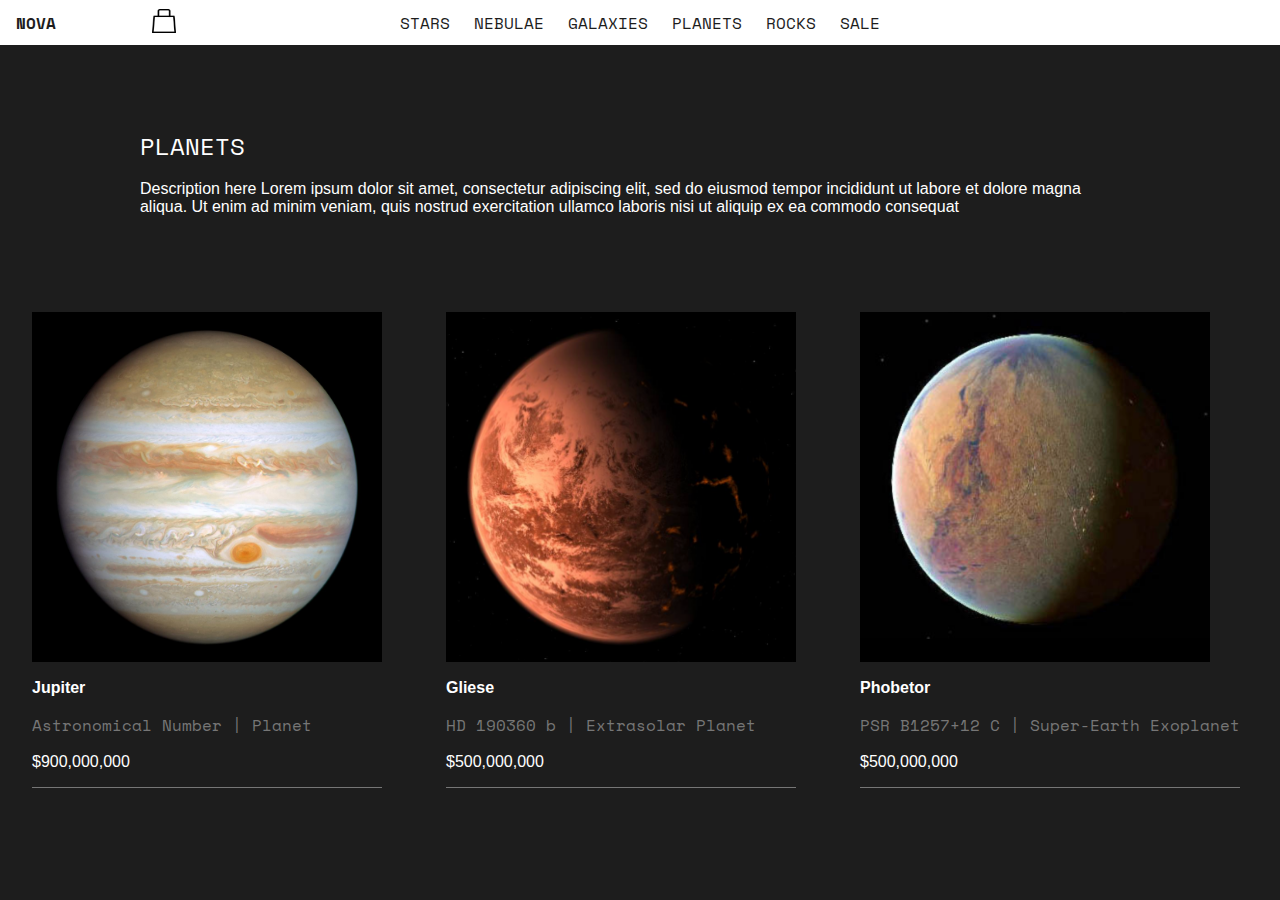
<file: planets.html>
<!DOCTYPE html>
<html>

<head>
    <meta charset="utf-8">
    <meta name="viewport" content="width=device-width, initial-scale=1.0">
    <title>Nova Star Shop</title>
    <link href = "main.css" rel="stylesheet">
    <link rel="preconnect" href="https://fonts.googleapis.com">
    <link rel="preconnect" href="https://fonts.gstatic.com" crossorigin>
    <link href="https://fonts.googleapis.com/css2?family=Space+Mono:ital,wght@0,400;0,700;1,400;1,700&display=swap" rel="stylesheet">
</head>

<body>
    <header>

        <div class="website-nav">


            <h1><a href="index.html">Nova</a></h1>
            
            <div class = "menu">
            <h4><a href="stars.html">Stars</a></h4>
            <h4><a href ="nebulae.html">Nebulae</a></h4>
            <h4><a href ="galaxies.html">Galaxies</a></h4>
            <h4><a href ="planets.html">Planets</a></h4>
            <h4><a href ="rocks.html">Rocks</a></h4>
            <h4><a href ="sale.html">Sale</a></h4>
            </div>
            
            <a href="cart.html"><img src="icons/cart-icon.png" alt="Cart Icon" width="24" height="24"></a>

        </div>
    </header>

        <section>

        <div class="products">

            <div class="listing-header">
            <h4>Planets</h4>
             <p> Description here Lorem ipsum dolor sit amet, consectetur adipiscing elit, sed do eiusmod tempor incididunt ut labore et dolore magna aliqua. Ut enim ad minim veniam, quis nostrud exercitation ullamco laboris nisi ut aliquip ex ea commodo consequat</p>
            </div>

             <div class=product-listing>
            <img src="img/jupiter.png" alt="Jupiter" width="350" height="350">
            <h2>Jupiter</h2>
            <h3>Astronomical Number | Planet</h3>
            <p>$900,000,000</p>
            </div>

            <div class=product-listing>
            <img src="img/gliese.png" alt="Gliese" width="350" height="350">
            <h2><a href="andromeda.html">Gliese</a></h2>
            <h3>HD 190360 b | Extrasolar Planet</h3>
            <p>$500,000,000</p>
            </div>

            <div class=product-listing>
            <img src="img/phobetor.png" alt="Phobetor" width="350" height="350">
            <h2>Phobetor</h2>
            <h3>PSR B1257+12 C | Super-Earth Exoplanet</h3>
            <p>$500,000,000</p>
            </div>

        </div>

    </section>


</body>
</html>
</file>
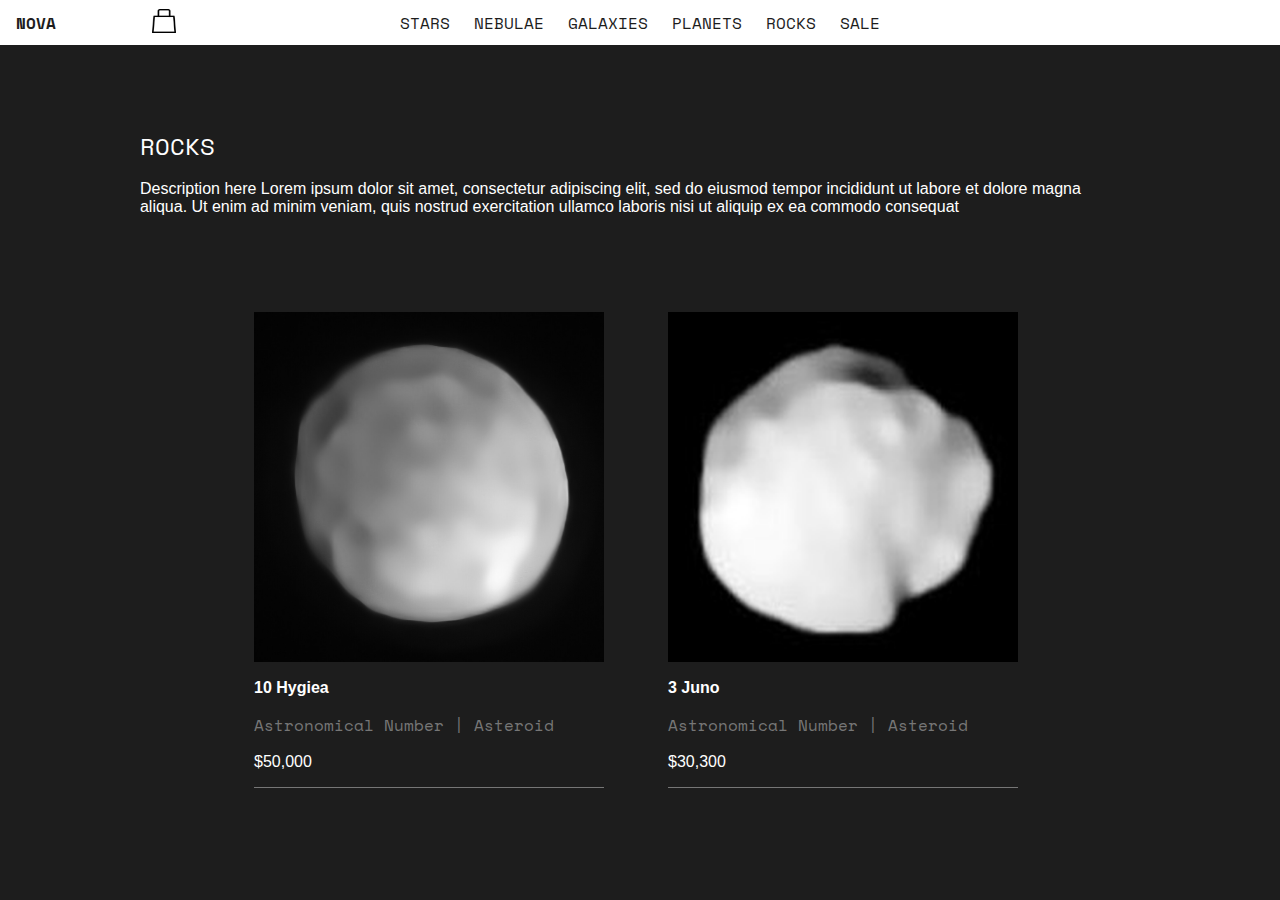
<file: rocks.html>
<!DOCTYPE html>
<html>

<head>
    <meta charset="utf-8">
    <meta name="viewport" content="width=device-width, initial-scale=1.0">
    <title>Nova Star Shop</title>
    <link href = "main.css" rel="stylesheet">
    <link rel="preconnect" href="https://fonts.googleapis.com">
    <link rel="preconnect" href="https://fonts.gstatic.com" crossorigin>
    <link href="https://fonts.googleapis.com/css2?family=Space+Mono:ital,wght@0,400;0,700;1,400;1,700&display=swap" rel="stylesheet">
</head>

<body>
    <header>

        <div class="website-nav">


            <h1><a href="index.html">Nova</a></h1>
            
            <div class = "menu">
            <h4><a href="stars.html">Stars</a></h4>
            <h4><a href ="nebulae.html">Nebulae</a></h4>
            <h4><a href ="galaxies.html">Galaxies</a></h4>
            <h4><a href ="planets.html">Planets</a></h4>
            <h4><a href ="rocks.html">Rocks</a></h4>
            <h4><a href ="sale.html">Sale</a></h4>
            </div>
            
            <a href="cart.html"><img src="icons/cart-icon.png" alt="Cart Icon" width="24" height="24"></a>

        </div>
    </header>

        <section>

        <div class="products">

            <div class="listing-header">
            <h4>Rocks</h4>
             <p> Description here Lorem ipsum dolor sit amet, consectetur adipiscing elit, sed do eiusmod tempor incididunt ut labore et dolore magna aliqua. Ut enim ad minim veniam, quis nostrud exercitation ullamco laboris nisi ut aliquip ex ea commodo consequat</p>
            </div>

            <div class=product-listing>
            <img src="img/hygiea.jpg" alt="10 Hygiea" width="350" height="350">
            <h2><a href="andromeda.html">10 Hygiea</a></h2>
            <h3>Astronomical Number | Asteroid</h3>
            <p>$50,000</p>
            </div>

            <div class=product-listing>
            <img src="img/juno.png" alt="3 Juno" width="350" height="350">
            <h2>3 Juno</h2>
            <h3>Astronomical Number | Asteroid</h3>
            <p>$30,300</p>
            </div>

        </div>

    </section>


</body>
</html>
</file>
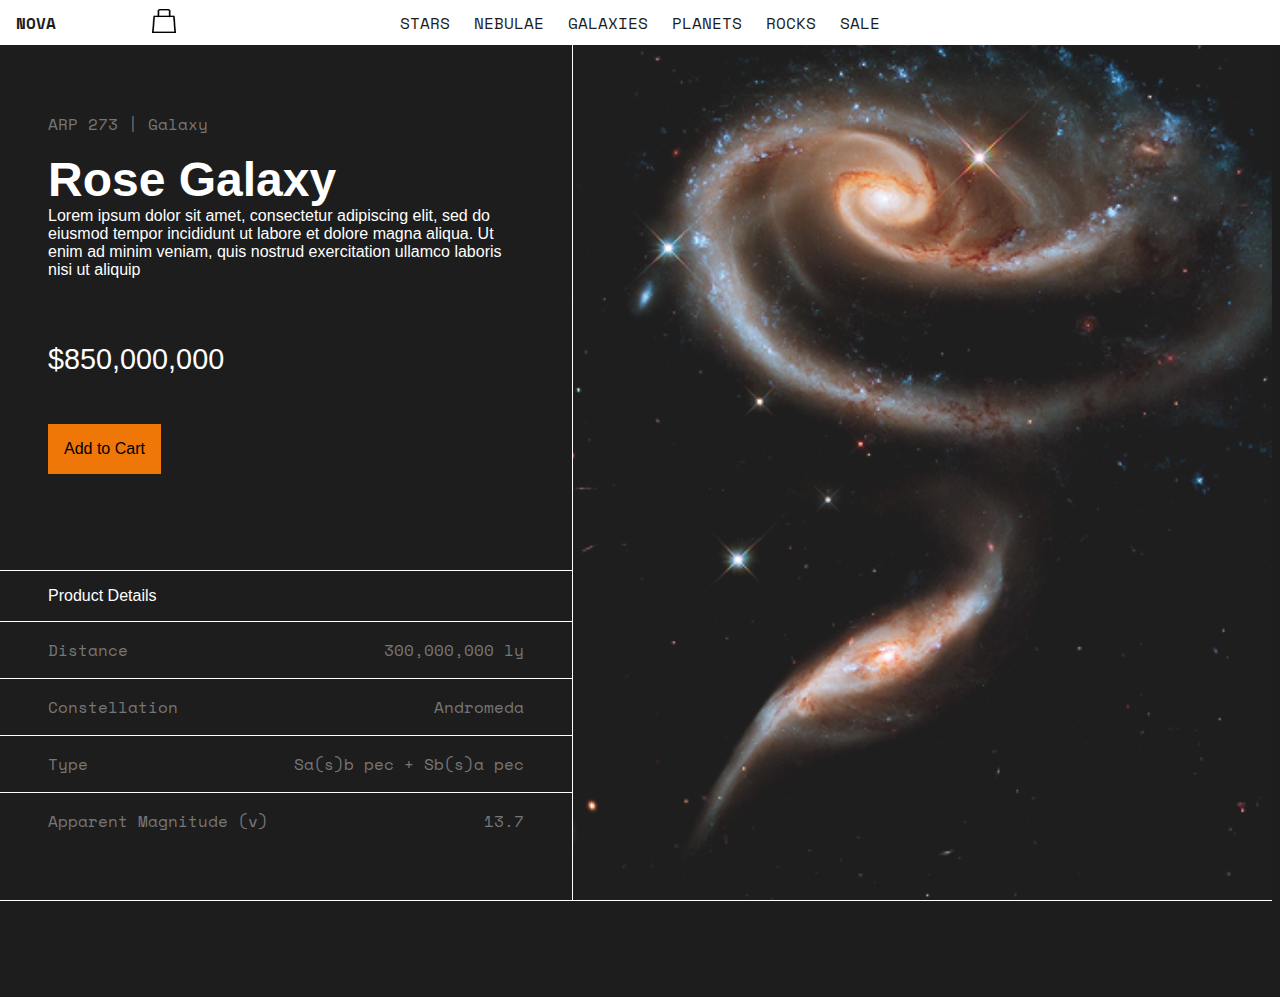
<file: rose-galaxy.html>
<!DOCTYPE html>
<html>

<head>
    <meta charset="utf-8">
    <meta name="viewport" content="width=device-width, initial-scale=1.0">
    <title>Nova Star Shop</title>
    <link href = "main.css" rel="stylesheet">
    <link rel="preconnect" href="https://fonts.googleapis.com">
    <link rel="preconnect" href="https://fonts.gstatic.com" crossorigin>
    <link href="https://fonts.googleapis.com/css2?family=Space+Mono:ital,wght@0,400;0,700;1,400;1,700&display=swap" rel="stylesheet">
</head>

<body>
    <header>

        <div class="website-nav">

            <h1><a href="index.html">Nova</a></h1>

            <div class = "menu">
            <h4><a href="galaxies.html">Stars</a></h4>
            <h4><a href ="nebulae.html">Nebulae</a></h4>
            <h4><a href ="galaxies.html">Galaxies</a></h4>
            <h4><a href ="planets.html">Planets</a></h4>
            <h4><a href ="rocks.html">Rocks</a></h4>
            <h4><a href ="sale.html">Sale</a></h4>
            </div>

            <a href="cart.html"><img src="icons/cart-icon.png" alt="Cart Icon" width="24" height="24"></a>

        </div>
    </header>

    <section>

        <div class="product-info">
        <div class="text-container">

            <div class="product-description">
                <h3>ARP 273 | Galaxy</h3>
                <h7>Rose Galaxy</h7>
                <p>Lorem ipsum dolor sit amet, consectetur adipiscing elit, sed do  eiusmod tempor incididunt ut labore et dolore magna aliqua. Ut enim ad  minim veniam, quis nostrud exercitation ullamco laboris nisi ut aliquip</p>
            </div>

            <div class="product-price">
                <h5>$850,000,000</h5>
                <a class="cart-button" href="#">Add to Cart</a>
            </div>

            <div class="product-details">
                <p>Product Details</p>
                
                <div class="border"></div>
                <div class="detail">
                    <h3>Distance</h3>
                    <h3>300,000,000 ly</h3>
                </div>

                <div class="border"></div>
                <div class="detail">
                    <h3>Constellation</h3>
                    <h3>Andromeda</h3>
                </div>

                <div class="border"></div>
                <div class="detail">
                    <h3>Type</h3>
                    <h3>Sa(s)b pec + Sb(s)a pec</h3>
                </div>

                <div class="border"></div>
                <div class="detail">
                    <h3>Apparent Magnitude (v)</h3>
                    <h3>13.7</h3>
                </div>

            </div>

        </div>

        <div class="image-container">
            <img src="img/rose_galaxy.png" alt-="Rose Galaxy">
        </div>
        </div>


    </section>
    

</body>
</html>
</file>
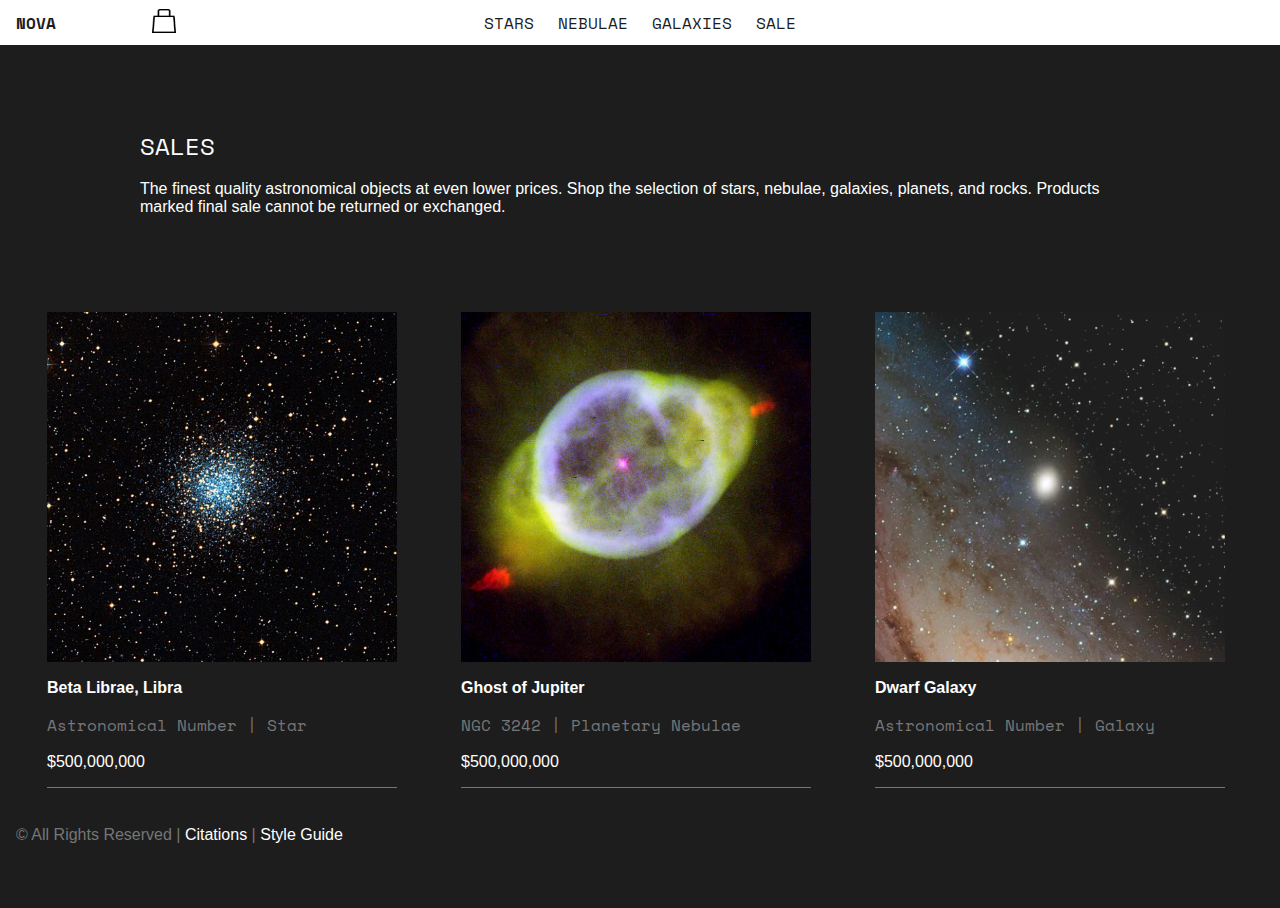
<file: sale.html>
<!DOCTYPE html>
<html>

<head>
    <meta charset="utf-8">
    <meta name="viewport" content="width=device-width, initial-scale=1.0">
    <title>Nova Star Shop</title>
    <link href = "main.css" rel="stylesheet">
    <link rel="preconnect" href="https://fonts.googleapis.com">
    <link rel="preconnect" href="https://fonts.gstatic.com" crossorigin>
    <link href="https://fonts.googleapis.com/css2?family=Space+Mono:ital,wght@0,400;0,700;1,400;1,700&display=swap" rel="stylesheet">
</head>

<body>
    <header>

        <div class="website-nav">


            <h1><a href="index.html">Nova</a></h1>
            
            <div class = "menu">
            <h4><a href="stars.html">Stars</a></h4>
            <h4><a href ="nebulae.html">Nebulae</a></h4>
            <h4><a href ="galaxies.html">Galaxies</a></h4>
            <h4><a href ="sale.html">Sale</a></h4>
            </div>

            <div class = "cart-icon">
                <a href="cart.html"><img src="icons/cart-icon.png" alt="Cart Icon" width="24" height="24"></a>
            </div>

        </div>
    </header>

        <section>

        <div class="products">

            <div class="listing-header">
            <h4>Sales</h4>
             <p> The finest quality astronomical objects at even lower prices. Shop the selection of stars, nebulae, galaxies, planets, and rocks. Products marked final sale cannot be returned or exchanged.</p>
            </div>

            <div class=product-listing>
            <img class="image-link" src="img/beta_librae.jpg" alt="Beta Librae" width="350" height="350">
            <h2>Beta Librae, Libra</h2>
            <h3>Astronomical Number | Star</h3>
            <p>$500,000,000</p>
            </div>

            <div class=product-listing>
            <img class="image-link" src="img/ghost_of_jupiter.jpg" alt="Ghost of Jupiter" width="350" height="350">
            <h2>Ghost of Jupiter</h2>
            <h3>NGC 3242 | Planetary Nebulae</h3>
            <p>$500,000,000</p>
            </div>

            <div class=product-listing>
            <a href="dwarf-galaxy.html">
            <img class="image-link" src="img/dwarf_galaxy.png" alt="Dwarf Galaxy" width="350" height="350"></a>
            <h2><a href="dwarf-galaxy.html">Dwarf Galaxy</a></h2>
            <h3>Astronomical Number | Galaxy</h3>
            <p>$500,000,000</p>
            </div>

        </div>

    </section>

      <footer class="footer">
        <h6>© All Rights Reserved | <a href="citations.html">Citations</a> | <a href="styleguide.html">Style Guide</a> </h6>
    </footer>


</body>
</html>
</file>
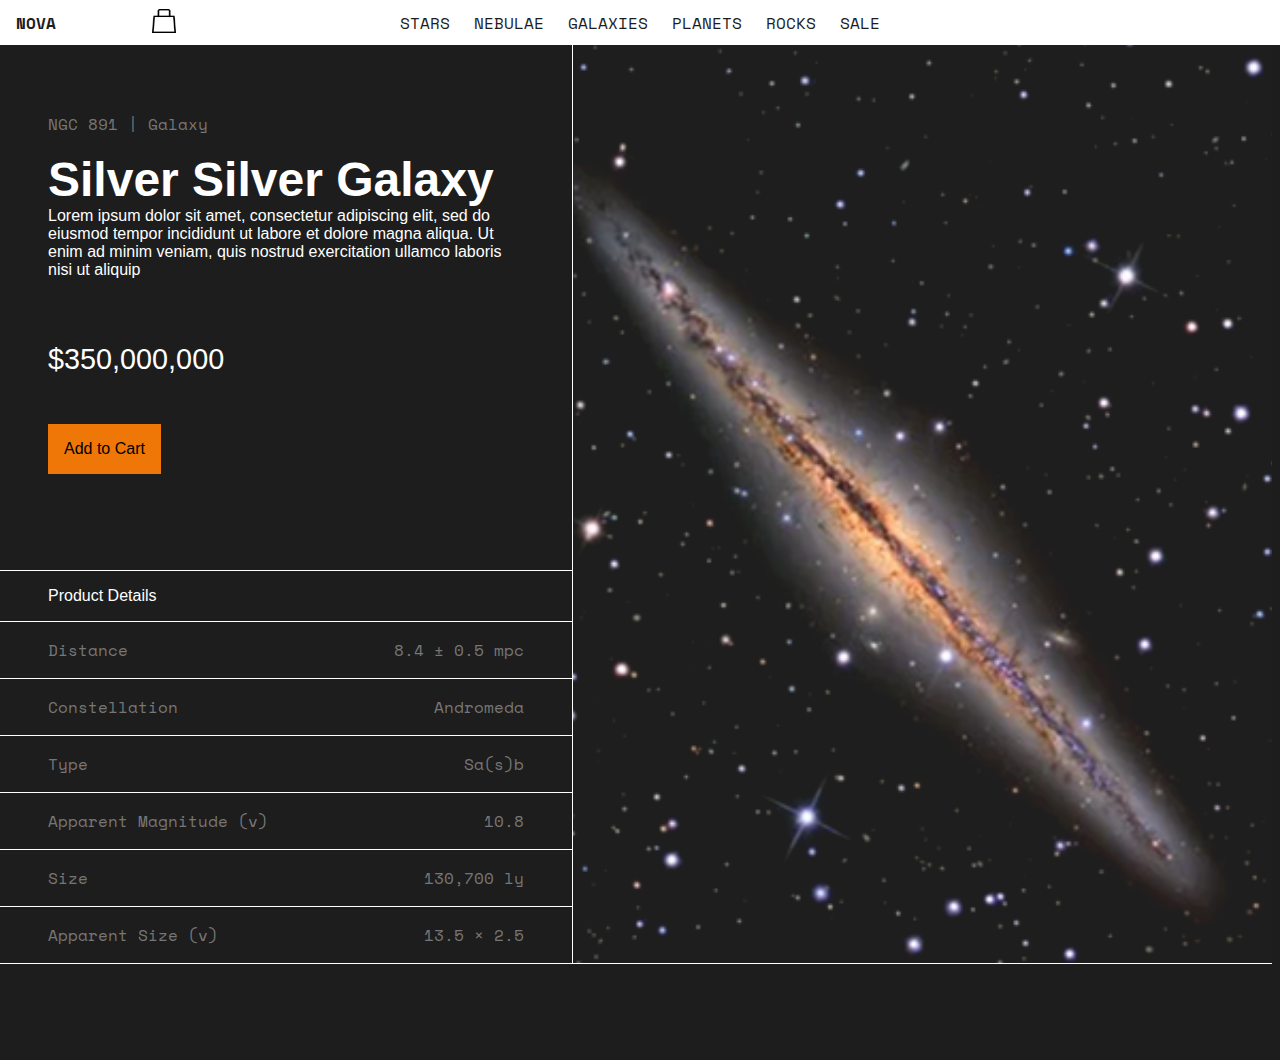
<file: silver-silver.html>
<!DOCTYPE html>
<html>

<head>
    <meta charset="utf-8">
    <meta name="viewport" content="width=device-width, initial-scale=1.0">
    <title>Nova Star Shop</title>
    <link href = "main.css" rel="stylesheet">
    <link rel="preconnect" href="https://fonts.googleapis.com">
    <link rel="preconnect" href="https://fonts.gstatic.com" crossorigin>
    <link href="https://fonts.googleapis.com/css2?family=Space+Mono:ital,wght@0,400;0,700;1,400;1,700&display=swap" rel="stylesheet">
</head>

<body>
    <header>

        <div class="website-nav">

            <h1><a href="index.html">Nova</a></h1>

            <div class = "menu">
            <h4><a href="galaxies.html">Stars</a></h4>
            <h4><a href ="nebulae.html">Nebulae</a></h4>
            <h4><a href ="galaxies.html">Galaxies</a></h4>
            <h4><a href ="planets.html">Planets</a></h4>
            <h4><a href ="rocks.html">Rocks</a></h4>
            <h4><a href ="sale.html">Sale</a></h4>
            </div>

            <a href="cart.html"><img src="icons/cart-icon.png" alt="Cart Icon" width="24" height="24"></a>

        </div>
    </header>

    <section>

        <div class="product-info">
        <div class="text-container">

            <div class="product-description">
                <h3>NGC 891 | Galaxy</h3>
                <h7>Silver Silver Galaxy</h7>
                <p>Lorem ipsum dolor sit amet, consectetur adipiscing elit, sed do  eiusmod tempor incididunt ut labore et dolore magna aliqua. Ut enim ad  minim veniam, quis nostrud exercitation ullamco laboris nisi ut aliquip</p>
            </div>

            <div class="product-price">
                <h5>$350,000,000</h5>
                <a class="cart-button" href="#">Add to Cart</a>
            </div>

            <div class="product-details">
                <p>Product Details</p>
                
                <div class="border"></div>
                <div class="detail">
                    <h3>Distance</h3>
                    <h3>8.4 ± 0.5 mpc</h3>
                </div>

                <div class="border"></div>
                <div class="detail">
                    <h3>Constellation</h3>
                    <h3>Andromeda</h3>
                </div>

                <div class="border"></div>
                <div class="detail">
                    <h3>Type</h3>
                    <h3>Sa(s)b</h3>
                </div>

                <div class="border"></div>
                <div class="detail">
                    <h3>Apparent Magnitude (v)</h3>
                    <h3>10.8</h3>
                </div>

                <div class="border"></div>
                <div class="detail">
                    <h3>Size</h3>
                    <h3>130,700 ly</h3>
                </div>

                <div class="border"></div>
                <div class="detail">
                    <h3>Apparent Size (v)</h3>
                    <h3>13.5 × 2.5</h3>
                </div>

            </div>

        </div>

        <div class="image-container">
            <img src="img/silver_silver.png" alt-="Silver Silver Galaxy">
        </div>
        </div>


    </section>
    

</body>
</html>
</file>
<file: main.css>
body {
    background-color: #1D1D1D;
    margin-top: 0;
    margin-left:0;
    margin-bottom: 4rem;
}

.website-nav {
    position: relative;
    display: flex;
    gap: 5rem;
    position: fixed;
    width: 100vw;
    background-color: white;
    align-items: center;
}

.menu {
    position: absolute;
    left: 50%;
    transform: translateX(-50%);
    display: flex;
    gap: 1.5rem;
}

h1 {
    font-family: "Space Mono", monospace;
    font-weight: 700;
    font-style: normal;
    font-size: 1rem;
    text-transform: uppercase;
    padding-left: 1rem;
    padding-right: 1rem;
    color: #1d1d1d;
}

h2 {
    font-family: Helvetica, sans-serif;
    font-weight: bold;
    font-style: normal;
    font-size: 1rem;
    color: white;
}

h3 {
    font-family: "Space Mono", monospace;
    font-weight: 400;
    font-style: normal; 
    font-size: 1rem;
    color:#767676;
}

h4 {
    font-family: "Space Mono", monospace;
    font-weight: 400;
    font-style: normal; 
    font-size: 1rem;
    text-transform: uppercase;
    color:#1d1d1d;
    margin: 0rem;
}

h5 {
    font-family: Helvetica, sans-serif;
    font-weight: normal;
    font-style: normal;
    font-size: 1.8rem;
    color: white;
}

h6 {
    font-family: Helvetica, sans-serif; 
    font-weight: normal;
    font-style: normal;
    font-size: 1rem;
    padding-left: 1rem;
    color:#767676;
}

h7 {
    font-family: Helvetica, sans-serif;
    font-weight: 600;
    font-style: normal;
    font-size: 3rem;
    color: white;
}

p {
    font-family: Helvetica, sans-serif;
    color: white;
    font-weight: normal;
    font-style: normal;
    font-size: 1rem;
    margin:0rem;
    padding-bottom: 1rem;
}

a {
    color: white;
    background-image: linear-gradient(white, white);
    background-size: 0% 0.1em;
    background-position-y: 100%;
    background-position-x: 0%;
    background-repeat: no-repeat;
    transition: background-size 0.1s ease-in-out;
    text-decoration: none;
}

a:hover, a:focus, a:active {
    background-size: 100% 0.1em;
}

.website-nav a {
    color: #1d1d1d;
    background-image: linear-gradient(#1d1d1d, #1d1d1d);
    background-size: 0% 0.1em;
    background-position-y: 100%;
    background-position-x: 0%;
    background-repeat: no-repeat;
    transition: background-size 0.2s ease-in-out;
    text-decoration: none;
}

.website-nav a:hover, 
.website-nav a:focus, 
.website-nav a:active {
    background-size: 100% 0.1em;
}

.products {
    display: flex;
    flex-wrap: wrap;
    gap: 4rem;
    color: white;
    justify-content: center;
    padding-top: 2rem;
        padding-top: 7rem;

}

.product-listing{
    border-bottom-style: solid;
    border-bottom-width: 0.05rem;
    border-bottom-color: #767676;
}

header {
    position: fixed;
    top: 0;
}

.listing-header {
    color: white;
    font-weight: normal;
    font-size: 1.5rem;
    justify-content: left;
    max-width: 78%;
    padding-top: 1rem;
    padding-bottom: 1rem;
}

.listing-header h4 {
    color: white;
    font-weight: normal;
    font-size: 1.5rem;
    padding-bottom: 1rem;
}

.ad-listing {
    display: flex;
    flex-wrap: wrap;
    padding-top: 4rem;
    justify-content: center;
}
/* product page stuff */

.product-info {
    display: flex;
    min-height: 100vh;
    border-bottom: 0.05rem solid white;
    margin-bottom: 6rem;
}

.text-container {
    max-width: 45%;
    padding-top: 6rem;
}

.product-description,
.product-price {
    padding-left: 3rem;
    padding-right: 3rem;
}

.image-container {
    width: 55%;
    margin: 0;
    padding: 0;
    border-left: 0.05rem solid white;
    align-self: stretch;
}

.image-container img {
    width: 100%;
    height: 100%;
    object-fit: cover;
    display: block;
    
}

.cart-button{
  display: inline-block;
  background-color: #EF7707;
  padding: 1rem;
  color: black;
  font-family: Helvetica, sans-serif;
  text-decoration: none;
  transition: background-size 0.01s;
}

.cart-button:active,
.cart-button:hover, 
.cart-button:focus{ 
    background-color: white;
    transition: 0.1s ease-in-out;
}

.border {
    margin: 0;
    padding: 0;
    width: 100%;
    height: 100%;
    object-fit: cover;
    display: block;
    border-top: 0.05rem solid white;
}

.product-details {
    margin-top: 2rem;
    border-top: 0.05rem solid white;
}

.product-details p {
    padding-top: 1rem;
    padding-bottom: 1rem;
    padding-left: 3rem;
    padding-right: 3rem;
}

.detail {
    display: flex;
    justify-content: space-between;
    align-items: center;
    padding-left: 3rem;
    padding-right: 3rem;
}

/* Cart page stuff */


.cart-info {
    display: flex;
    min-height: 100vh;
    border-bottom: 0.05rem solid white;
    margin-bottom: 6rem;
}

.cart-listing {
    width: 65%;
    padding-top: 6rem;
    border-right: 0.05rem solid white;
}

.cart-listing .listing-header {
    padding-left: 3rem;
}

.cart-item {
    padding-left: 3rem;
    padding-top: 2rem;
    padding-bottom: 1rem;
}

.cart-overview {    
    width: 40%;
    padding-top: 6rem;
    padding-left: 6rem;
    padding-right: 6rem;
}

.cart-detail {
    display: flex;
    justify-content: space-between;
    align-items: center;
}

.cart-overview h2 {
    padding-top: 1rem;
    padding-bottom: 4rem;
}

.cart-button {
    margin-bottom: 4rem;
}

@media (max-width: 55em) {
    .product-info {
        flex-direction: column;
    }

    .image-container {
        order: -1;
        width: 100vw;
        border-left: none;
        border-bottom: 0.05rem solid white;
    }

    .text-container {
        padding-top: 3rem;
        max-width: 100%;
    }

    .cart-info {
        flex-direction: column;
    }

    .cart-listing {
        width: 100%;
        border-right: none;
    }

    .cart-overview { 
        width: 80%;   
        padding-right: 3rem;
        padding-left: 3rem;
    }

}


/* end of product page stuff */

/* checkout page stuff */

.cart-contents {
    padding-top: 10rem;
    padding-bottom: 8rem;
    padding-left: 15rem;
    padding-right: 15rem;
}

.cart-contents h4 {
    color: white;
    font-size: 1.5rem;
    padding-bottom: 1rem;
}

.cart-contents .detail {
    border-top: 1px solid white;
}

.cart-contents .cart-button {
    margin-top: 2rem;
}

.cart-contents input {
    font-family: Helvetica, sans-serif;
    color: #1D1D1D;
    padding: 0.25rem;
}

.card-detail {
    display: flex;
    justify-content: space-between;
    align-items: center;
}

/* end of checkout page stuff */

/*
.footer {
    position: absolute;
    display: flex;
    width: 100vw;
    height: 4rem;
    align-content: center;
    color: white;
    background-color: #1d1d1d;
}
*/
</file>
